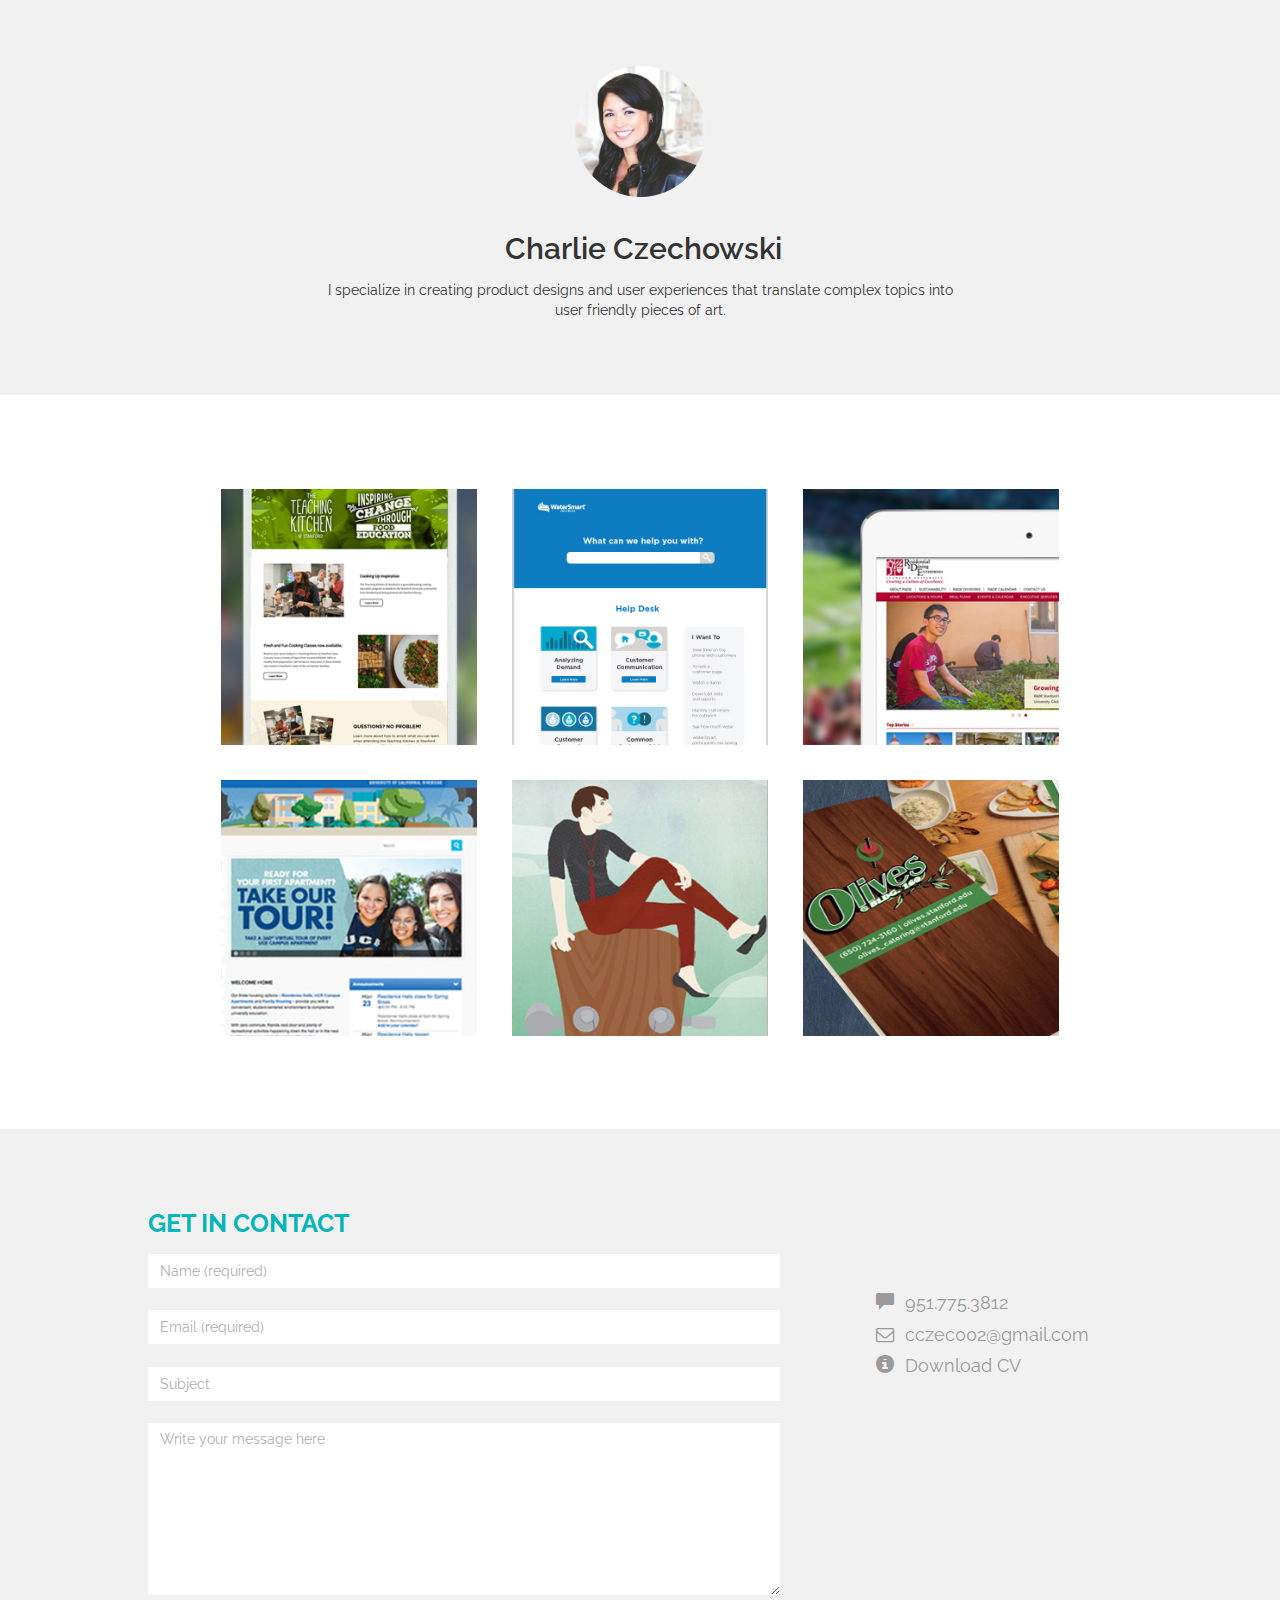
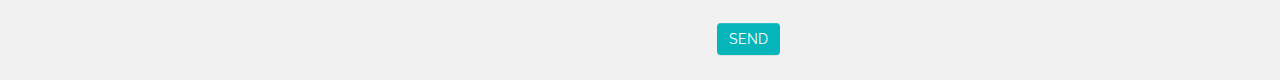
<file: index.html>
<!doctype html>
<head>
  <meta charset="utf-8">
  <meta http-equiv="X-UA-Compatible" content="IE=edge,chrome=1">
  <title></title>
  <meta name="description" content="">
  <meta name="viewport" content="width=device-width, initial-scale=1">
  <link rel="apple-touch-icon" href="apple-touch-icon.png">

  <link rel="stylesheet" href="css/bootstrap.min.css">
  <style>
    body {
      padding-bottom: 20px;
    }
  </style>
  <link rel="stylesheet" href="css/bootstrap-theme.min.css">
  <link href='http://fonts.googleapis.com/css?family=Raleway:400,100,200,300,500,600,700,800,900' rel='stylesheet' type='text/css'>
  <link rel="stylesheet" href="http://maxcdn.bootstrapcdn.com/font-awesome/4.3.0/css/font-awesome.min.css">
  <link rel="stylesheet" href="css/main.css">

  <script src="js/vendor/modernizr-2.8.3-respond-1.4.2.min.js"></script>
</head>
<body id="top">
  <!--[if lt IE 8]>
  <p class="browserupgrade">You are using an <strong>outdated</strong> browser. Please <a href="http://browsehappy.com/">upgrade your browser</a> to improve your experience.</p>
  <![endif]-->


    <!-- Work -->
    <div id="work" class="row">
      <div id="workTitle" class="col col-sm-12 text-center">
        <img class="img-responsive img-round" src="images/port-pic-square.jpg" alt="Charlie Czechowski">
        <h2>Charlie Czechowski</h2>
        <p>I specialize in creating product designs and user experiences that translate complex topics into user friendly pieces of art. </p>
      </div>
      <div class="col col-sm-8 col-sm-offset-2">
        <div id="workContainer" class="row">
          <div class="col col-sm-4 work-thumbnail">
            <a href="html/pages/TK_project.html">
              <img class="img-responsive center" src="images/TK_main.jpg">
            </a>
          </div>
                       <div class="col col-sm-4 work-thumbnail">
            <a href="html/pages/helpPage_project.html">
              <img class="img-responsive center" src="images/help_main.jpg">
            </a>
          </div>
          <div class="col col-sm-4 work-thumbnail">
            <a href="html/pages/RDEWeb_project.html">
              <img class="img-responsive center" src="images/rde_home.jpg">
            </a>
          </div>
          <div class="col col-sm-4 work-thumbnail">
            <a href="html/pages/housing.html">
              <img class="img-responsive center" src="images/housing_home.jpg">
            </a>
          </div>
          <div class="col col-sm-4 work-thumbnail">
            <a href="html/pages/BarnBand.html">
              <img class="img-responsive center" src="images/band-work-300X300.jpg">
            </a>
          </div>
       
          <div class="col col-sm-4 work-thumbnail">
            <a href="html/pages/Olives_project.html">
              <img class="img-responsive center" src="images/olives-work-300X300.jpg">
            </a>
          </div>
        </div>
      </div>
    </div>



    <!-- Example row of columns -->
    <div id="contact" class="row">
      <div class="col col-xs-12 col-sm-12 col-md-8">
        <h2 id="contactTitle">GET IN CONTACT</h2>
            <form id="contactForm" novalidate>
              <div class="form-group">
                <input type="text" class="form-control" id="name" placeholder="Name (required)" required>
              </div>
              <div class="form-group">
                <input type="email" class="form-control" id="email" placeholder="Email (required)" required>
              </div>
              <div class="form-group">
                <input type="text" class="form-control" id="subject" placeholder="Subject">
              </div>
              <div class="form-group">
                <textarea type="text" class="form-control" rows="8" id="message" placeholder="Write your message here"></textarea>
              </div>
              <button type="submit" class="btn btn-default float-right">SEND</button>
            </form>
          </div>
          <div class="col col-sm-4">
            <div class="bottom">
              <ul class="image-col">
                <li>
                  <i class="glyphicon glyphicon-comment"></i>
                  951.775.3812
                </li>
                <li>
                  <i class="fa fa-envelope-o"></i>
                  cczec002@gmail.com
                </li>
                <li>
                  <i class="glyphicon glyphicon-info-sign"></i>
                  <a href="images/charlie-czechowski-resume-2016.pdf" target="_blank" class="link">Download CV</a>
                </li>
              </ul>
            </div>
          </div>
          <p class="footer"></p>
        </div>
      </div>
    </div>
  </div> <!-- /container -->
  <script src="http://ajax.googleapis.com/ajax/libs/jquery/1.11.2/jquery.min.js"></script>
  <script>
    window.jQuery || document.write('<script src="js/vendor/jquery-1.11.2.min.js"><\/script>')
    </script>

    <script src="js/vendor/bootstrap.min.js"></script>

    <script src="js/main.js"></script>
    <script src="js/jqBootstrapValidation.js"></script>
    <script src="js/contact_me.js"></script>
  </body>
</html>
</file>
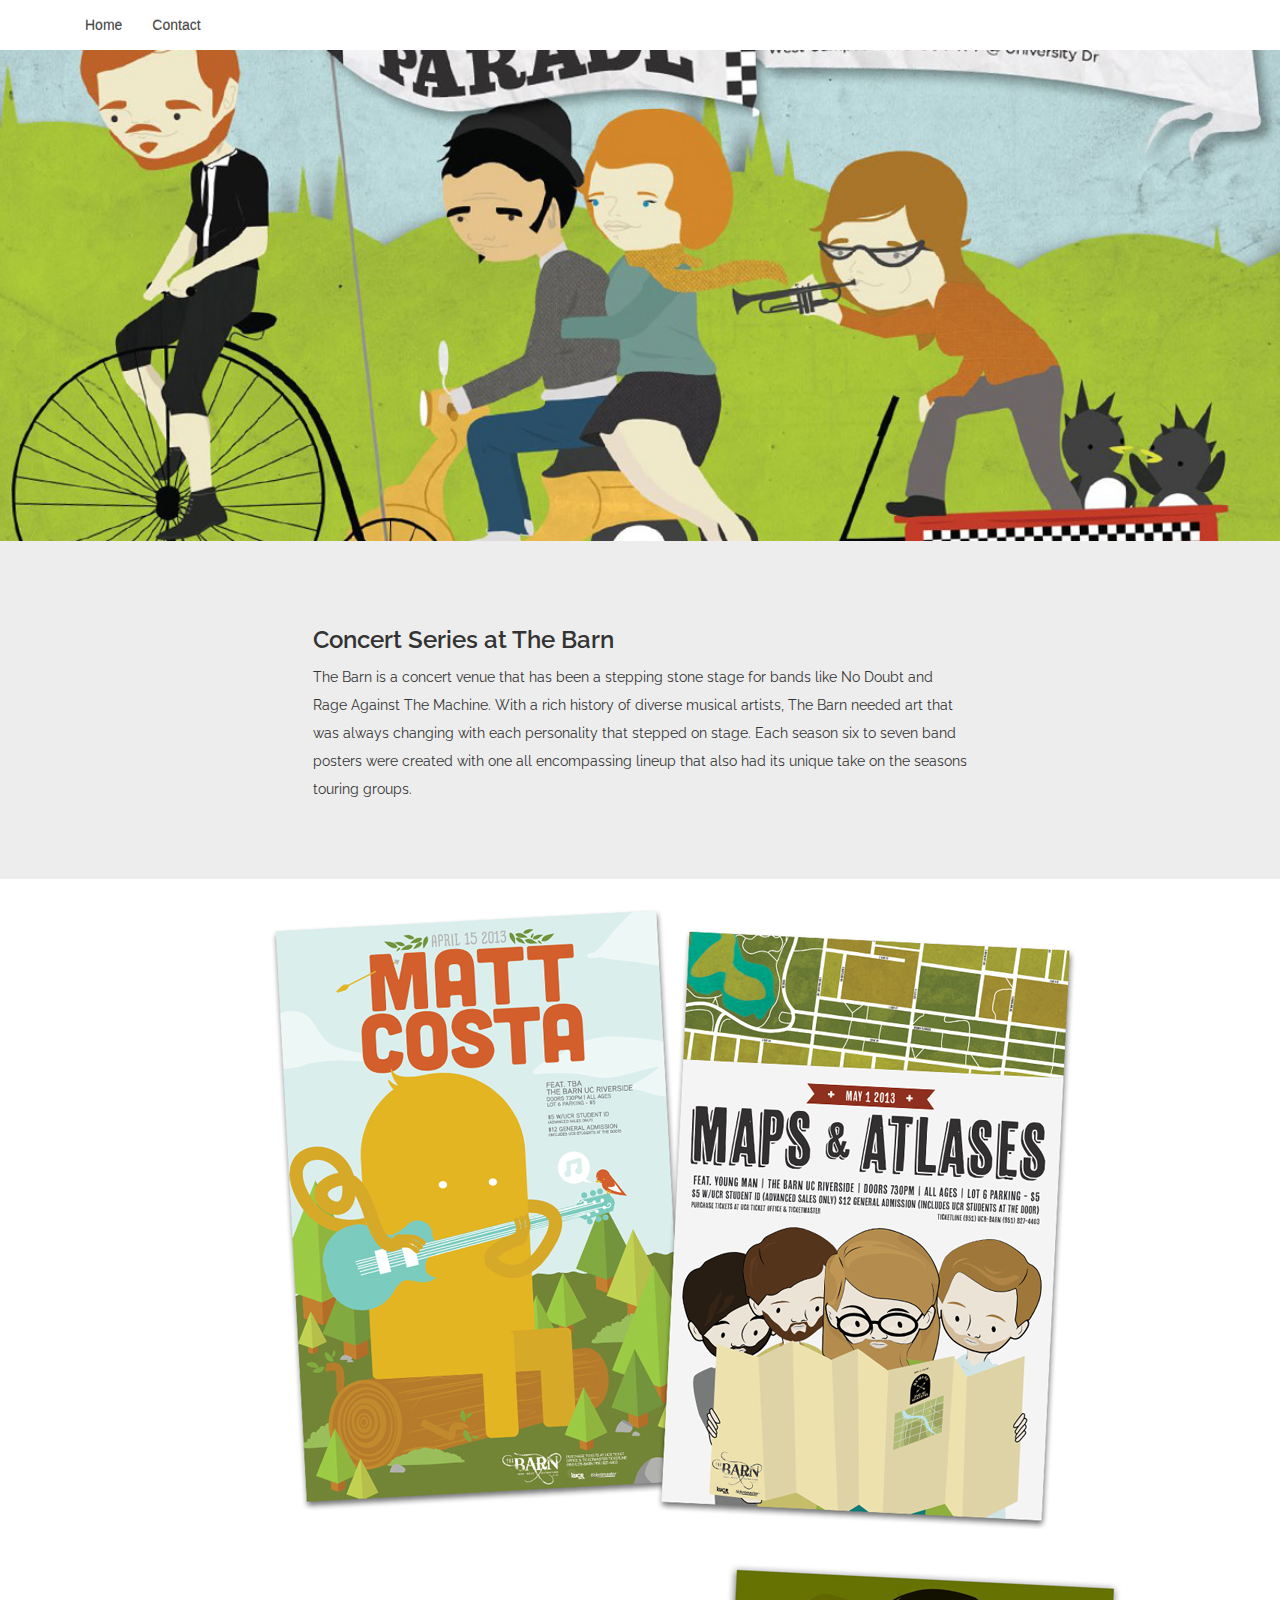
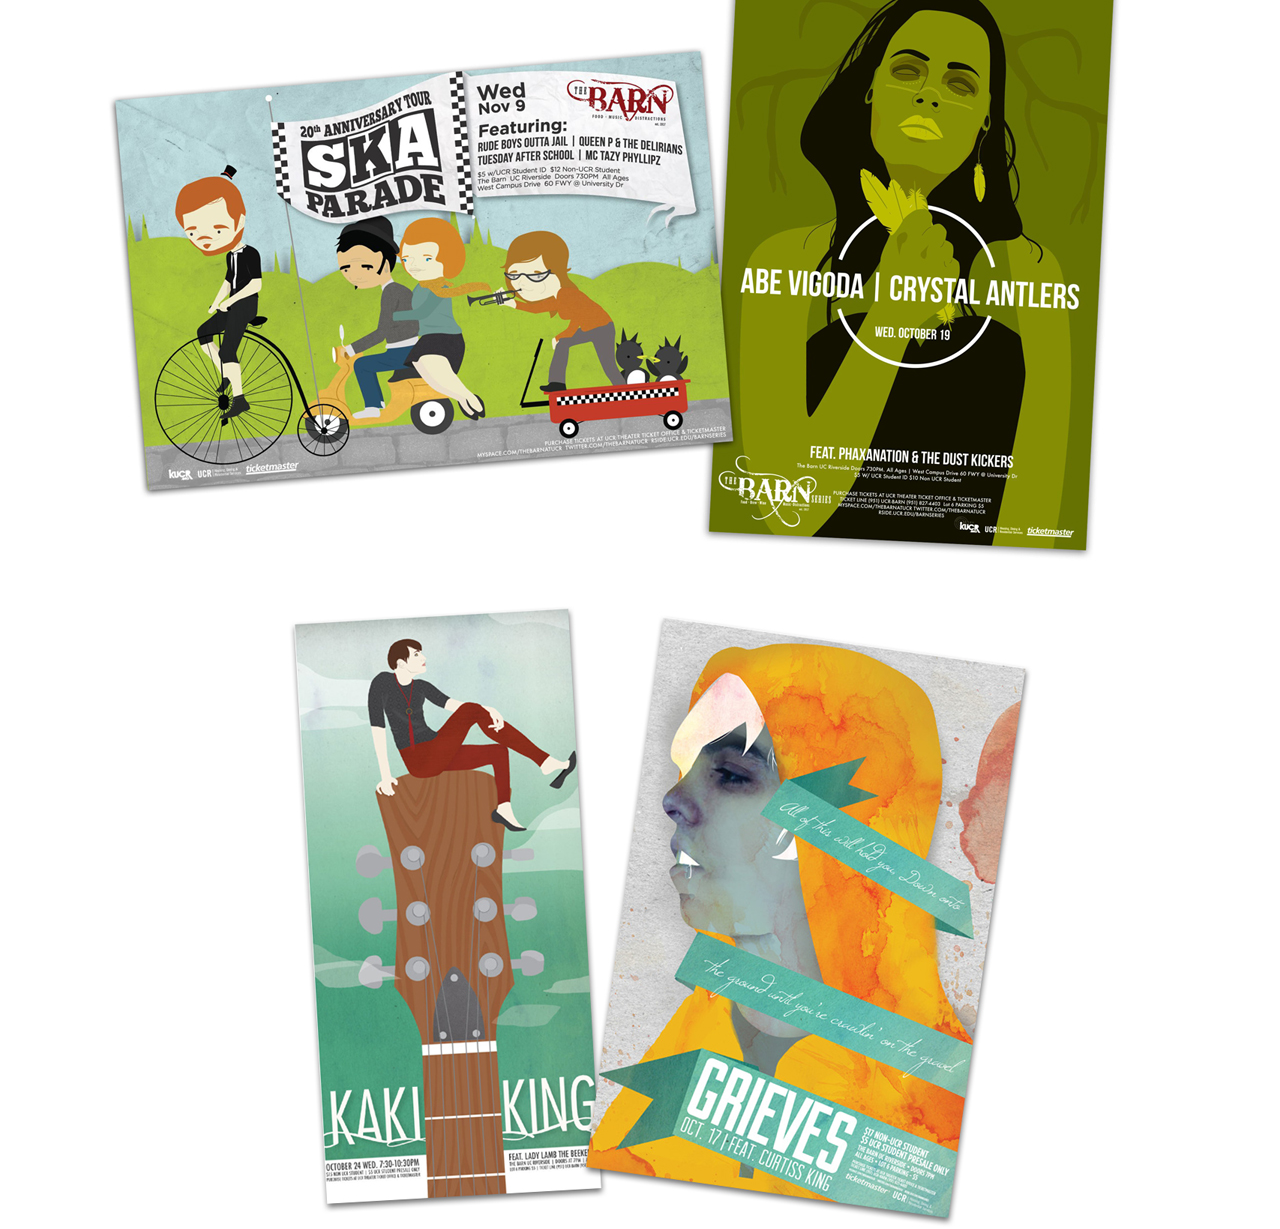
<file: html/pages/BarnBand.html>
<!doctype html>
<html>
  <head>
    <meta charset="utf-8">
    <meta http-equiv="X-UA-Compatible" content="IE=edge,chrome=1">
    <title></title>
    <meta name="description" content="">
    <meta name="viewport" content="width=device-width, initial-scale=1">
    <link rel="apple-touch-icon" href="apple-touch-icon.png">

    <link rel="stylesheet" href="../../css/bootstrap.min.css">
    <style>
      body {
        padding-top: 50px;
        padding-bottom: 20px;
      }
      section{
        height: 300px;
        border: 1px solid black;
      }
    </style>
    <link rel="stylesheet" href="../../css/bootstrap-theme.min.css">
    <link href='http://fonts.googleapis.com/css?family=Raleway:400,100,200,300,500,600,700,800,900' rel='stylesheet' type='text/css'>
    <link rel="stylesheet" href="../../css/main.css">

    <script src="../../js/vendor/modernizr-2.8.3-respond-1.4.2.min.js"></script>
  </head>
  <body>
    <!--[if lt IE 8]>
    <p class="browserupgrade">You are using an <strong>outdated</strong> browser. Please <a href="http://browsehappy.com/">upgrade your browser</a> to improve your experience.</p>
    <![endif]-->
    <!-- Menu -->
    <nav class="navbar navbar-inverse navbar-fixed-top" role="navigation">
      <div class="container">
        <div class="navbar-header">
          <button type="button" class="navbar-toggle collapsed" data-toggle="collapse" data-target="#navbar" aria-expanded="false" aria-controls="navbar">
            <span class="sr-only">Toggle navigation</span>
            <span class="icon-bar"></span>
            <span class="icon-bar"></span>
            <span class="icon-bar"></span>
          </button>
        </div>
        <div id="navbar" class="navbar-collapse collapse">
          <ul class="nav navbar-nav">
            <li><a href="../../index.html#work">Home</a></li>
            <li><a href="../../index.html#contact">Contact</a></li>
          </ul>
        </div><!--/.navbar-collapse -->
      </div>
    </nav>
    <!-- End Menu -->

    <div class="container-fluid full-width">
      <div class="row">
        <div class="col">
          <img src="../../images/band_work_header.jpg" alt="Teaching Kitchen chefs teaching class" class="img-responsive full-width">
        </div>
      </div>
      <div class="row">
        <div class="col">
          <div class="projectText">
            <h3>Concert Series at The Barn </h3>
            <p>The Barn is a concert venue that has been a stepping stone stage for bands like No Doubt and Rage Against The Machine. With a rich history of diverse musical artists, The Barn needed art that was always changing with each personality that stepped on stage. Each season six to seven band posters were created with one all encompassing lineup that also had its unique take on the seasons touring groups. </p>
          </div>
        </div>
      </div>

      <div class="row">
        <div class="col">
          <img src="../../images/Band-mattCosta.jpg" alt="Band posters for Matt Costa and Maps and Atlases at The Barn." class="img-responsive centered">
        </div>
              <div class="row">
        <div class="col">
          <img src="../../images/Band-SkaParade.jpg" alt="Band posters for the Ska Parade." class="img-responsive centered">
        </div>
      <div class="row">
        <div class="col">
          <img src="../../images/Band-Kaki.jpg" alt="TBand posters for Kaki King and Grieves at The Barn." class="img-responsive centered">
        </div>

      </div>
      </div>
    </div>


  </div> <!-- /container -->        <script src="http://ajax.googleapis.com/ajax/libs/jquery/1.11.2/jquery.min.js"></script>
  <script>window.jQuery || document.write('<script src="../../js/vendor/jquery-1.11.2.min.js"><\/script>')</script>

    <script src="../../js/vendor/bootstrap.min.js"></script>

    <script src="../../js/main.js"></script>
  </body>
</html>
</file>
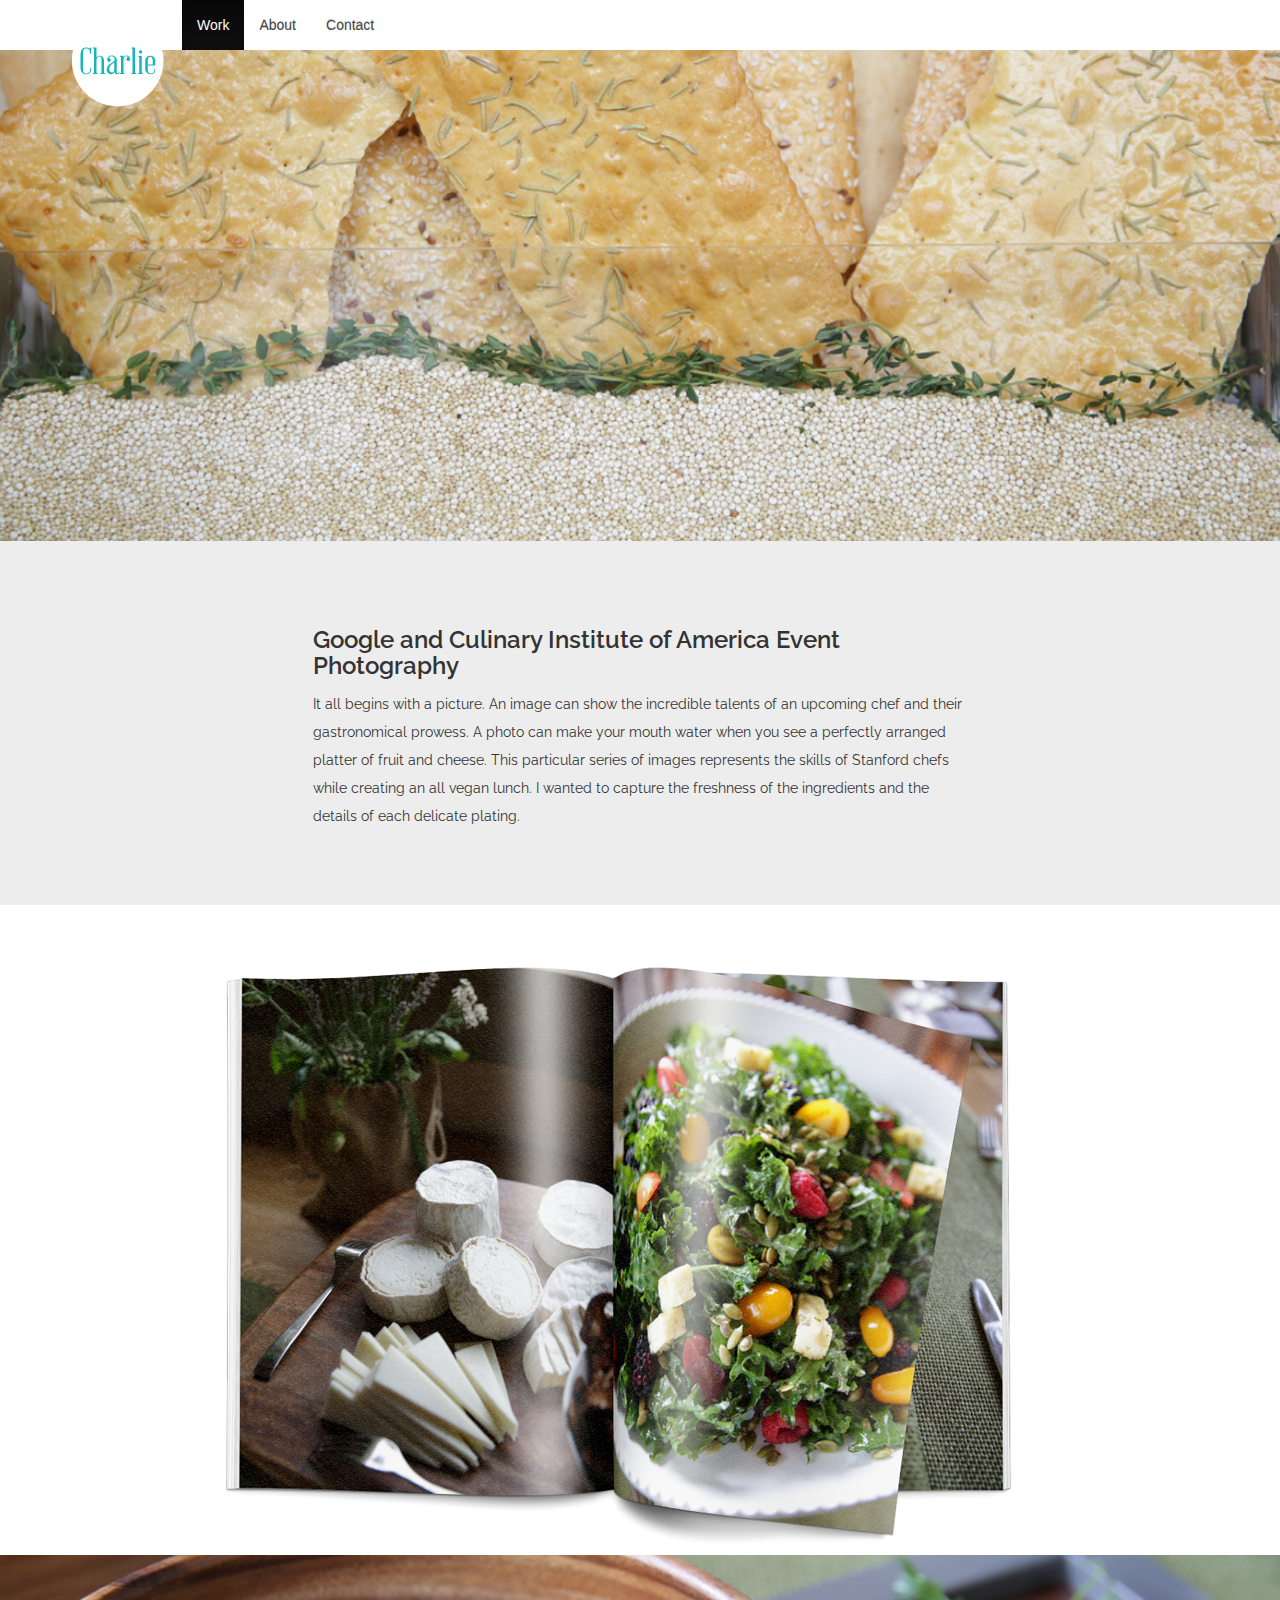
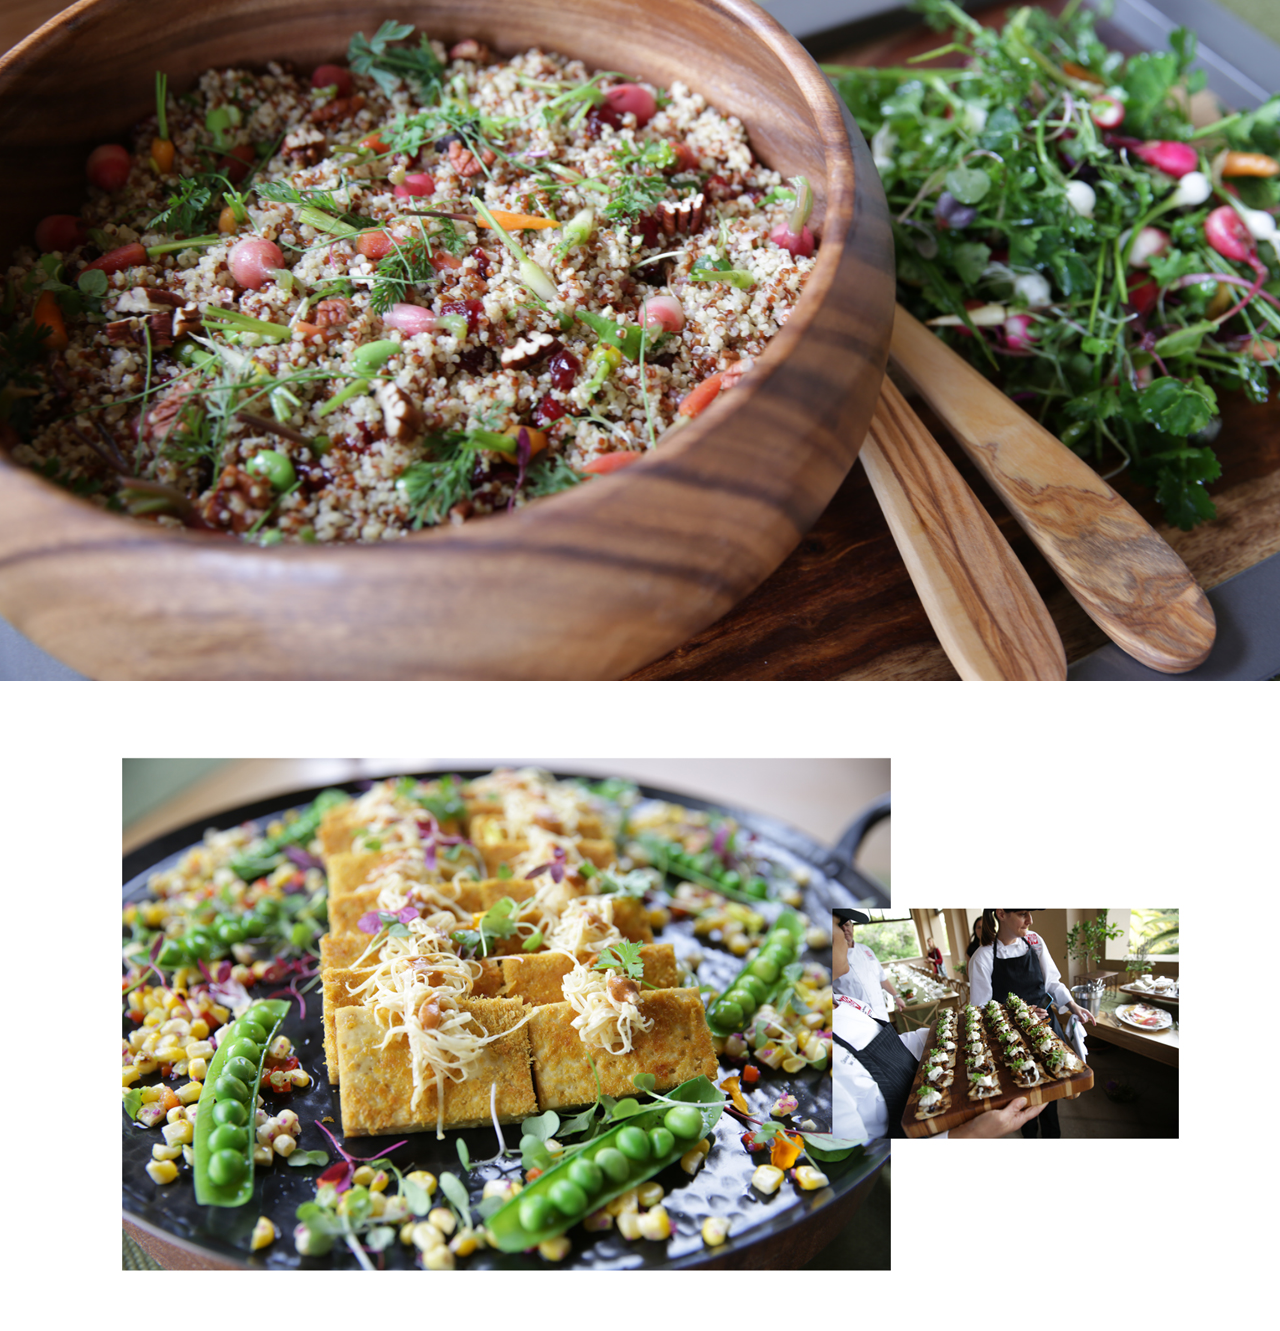
<file: html/pages/FoodPhotography_project.html>
<!doctype html>
<html>
  <head>
    <meta charset="utf-8">
    <meta http-equiv="X-UA-Compatible" content="IE=edge,chrome=1">
    <title></title>
    <meta name="description" content="">
    <meta name="viewport" content="width=device-width, initial-scale=1">
    <link rel="apple-touch-icon" href="apple-touch-icon.png">

    <link rel="stylesheet" href="../../css/bootstrap.min.css">
    <style>
      body {
        padding-top: 50px;
        padding-bottom: 20px;
      }
      section{
        height: 300px;
        border: 1px solid black;
      }
    </style>
    <link rel="stylesheet" href="../../css/bootstrap-theme.min.css">
    <link href='http://fonts.googleapis.com/css?family=Raleway:400,100,200,300,500,600,700,800,900' rel='stylesheet' type='text/css'>
    <link rel="stylesheet" href="../../css/main.css">

    <script src="../../js/vendor/modernizr-2.8.3-respond-1.4.2.min.js"></script>
  </head>
  <body>
    <!--[if lt IE 8]>
    <p class="browserupgrade">You are using an <strong>outdated</strong> browser. Please <a href="http://browsehappy.com/">upgrade your browser</a> to improve your experience.</p>
    <![endif]-->
    <!-- Menu -->
    <nav class="navbar navbar-inverse navbar-fixed-top" role="navigation">
      <div class="container">
        <div class="navbar-header">
          <button type="button" class="navbar-toggle collapsed" data-toggle="collapse" data-target="#navbar" aria-expanded="false" aria-controls="navbar">
            <span class="sr-only">Toggle navigation</span>
            <span class="icon-bar"></span>
            <span class="icon-bar"></span>
            <span class="icon-bar"></span>
          </button>
          <a class="navbar-brand" href="../../index.html"><img src="../../images/charlie-icon.png" alt="Charlie logo"></a>
        </div>
        <div id="navbar" class="navbar-collapse collapse">
          <ul class="nav navbar-nav">
            <li class="active"><a href="../../index.html#work">Work</a></li>
            <li><a href="../../index.html#about">About</a></li>
            <li><a href="../../index.html#contact">Contact</a></li>
          </ul>
        </div><!--/.navbar-collapse -->
      </div>
    </nav>
    <!-- End Menu -->

    <div class="container-fluid full-width">
      <div class="row">
        <div class="col">
          <img src="../../images/foodPhoto_work_header.jpg" alt="Crackers inside of a vase held up by grains and garnished with herbs" class="img-responsive full-width">
        </div>
      </div>
      <div class="row">
        <div class="col">
          <div class="projectText">
            <h3>Google and Culinary Institute of America Event Photography </h3>
            <p>It all begins with a picture. An image can show the incredible talents of an upcoming chef and their gastronomical prowess. A photo can make your mouth water when you see a perfectly arranged platter of fruit and cheese. This particular series of images represents the skills of Stanford chefs while creating an all vegan lunch. I wanted to capture the freshness of the ingredients and the details of each delicate plating.</p>
          </div>
        </div>
      </div>

      <div class="row">
        <div class="col">
          <img src="../../images/food-photo-mag-small.jpg" alt="Magazine featuring cheese board and kale salad" class="img-responsive centered">
        </div>
              <div class="row">
        <div class="col">
          <img src="../../images/food-Photo-Insideimagesv2.jpg" alt="Wooden bowl filled with couscous and micro vegetables" class="img-responsive centered">
        </div>
      <div class="row">
        <div class="col">
          <img src="../../images/food-Photo-Insideimages.jpg" alt="A chef holding a plate of appetizers and a skillet of fried tofu and green peas" class="img-responsive centered">
        </div>
      </div>
      </div>
    </div>


  </div> <!-- /container -->        <script src="http://ajax.googleapis.com/ajax/libs/jquery/1.11.2/jquery.min.js"></script>
  <script>window.jQuery || document.write('<script src="../../js/vendor/jquery-1.11.2.min.js"><\/script>')</script>

    <script src="../../js/vendor/bootstrap.min.js"></script>

    <script src="../../js/main.js"></script>
  </body>
</html>
</file>
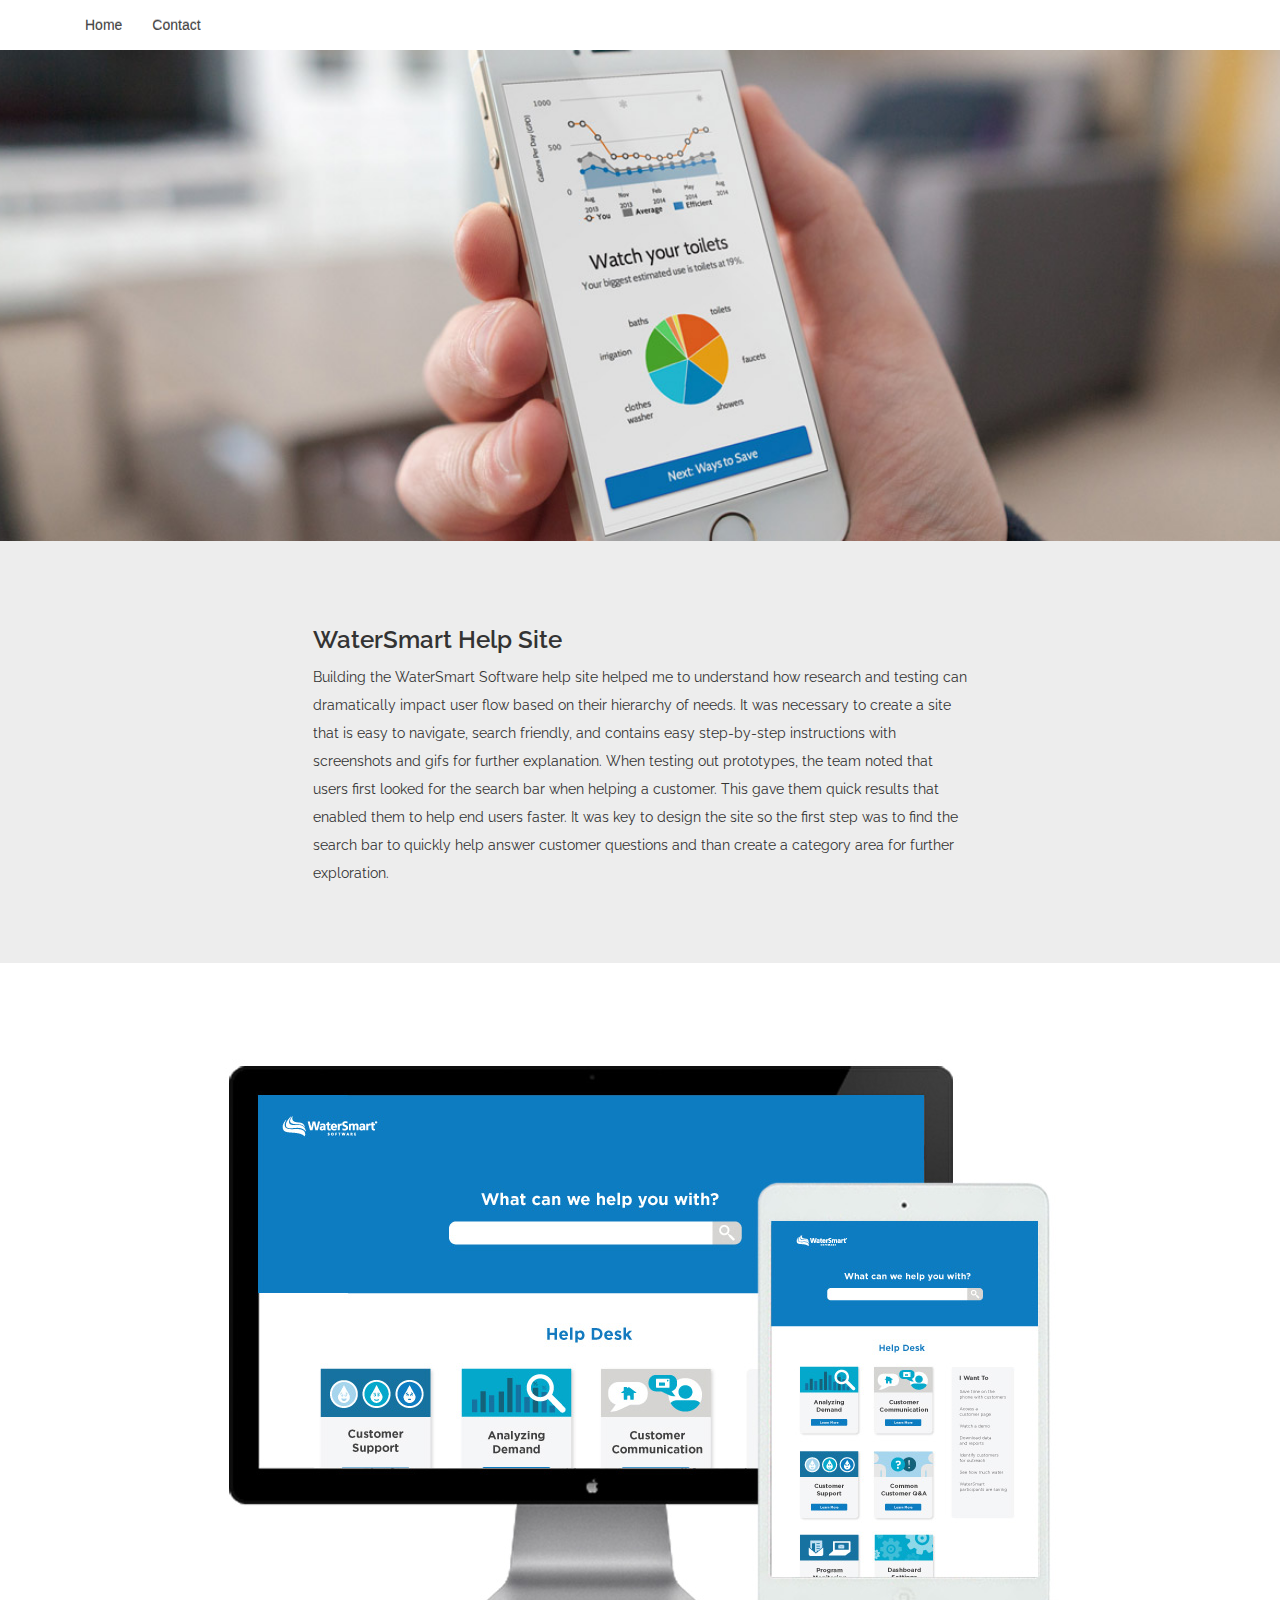
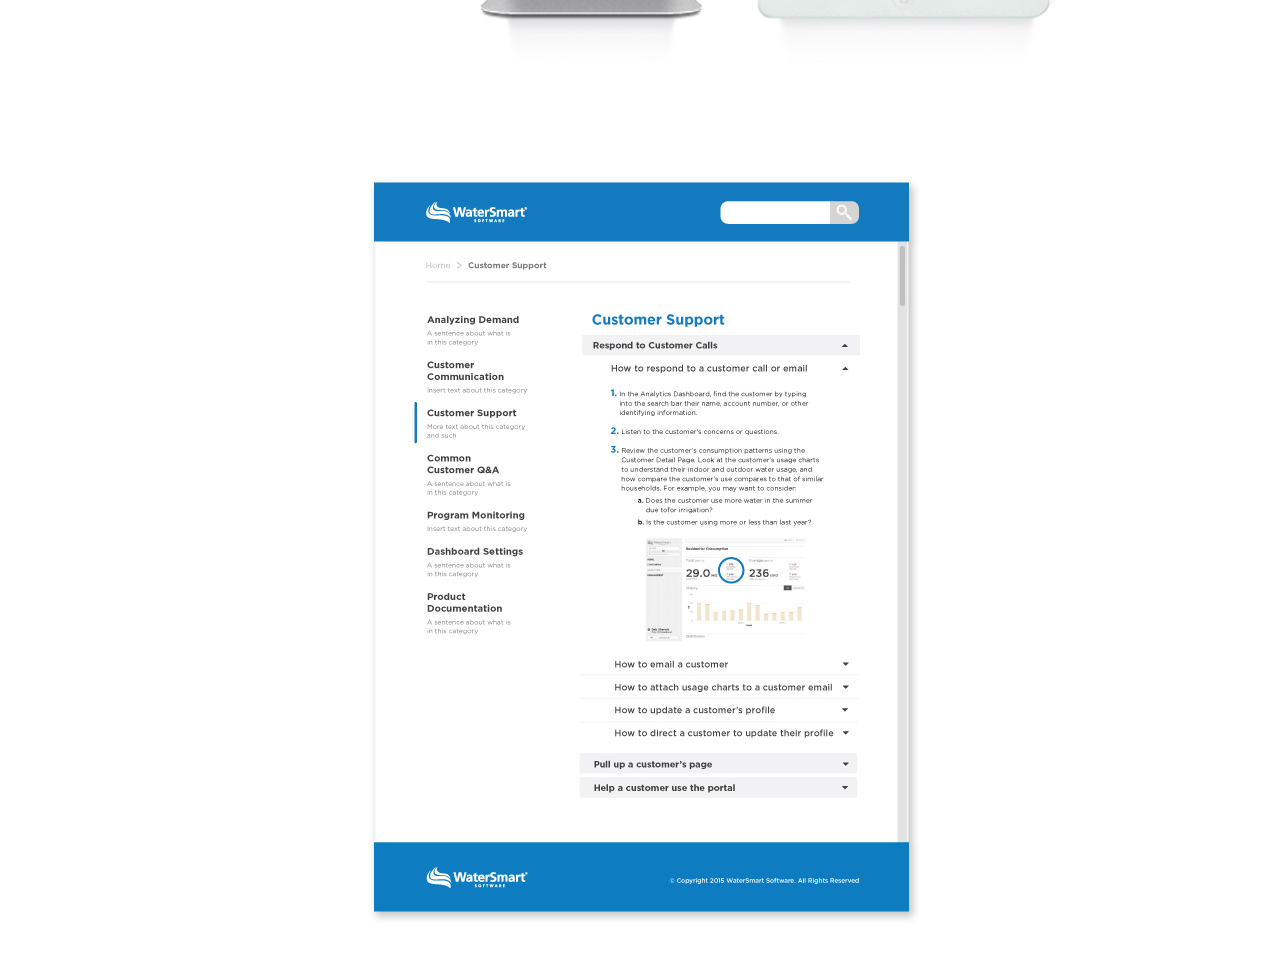
<file: html/pages/helpPage_project.html>
<!doctype html>
<html>
  <head>
    <meta charset="utf-8">
    <meta http-equiv="X-UA-Compatible" content="IE=edge,chrome=1">
    <title></title>
    <meta name="description" content="">
    <meta name="viewport" content="width=device-width, initial-scale=1">
    <link rel="apple-touch-icon" href="apple-touch-icon.png">

    <link rel="stylesheet" href="../../css/bootstrap.min.css">
    <style>
      body {
        padding-top: 50px;
        padding-bottom: 20px;
      }
      section{
        height: 300px;
        border: 1px solid black;
      }
    </style>
    <link rel="stylesheet" href="../../css/bootstrap-theme.min.css">
    <link href='http://fonts.googleapis.com/css?family=Raleway:400,100,200,300,500,600,700,800,900' rel='stylesheet' type='text/css'>
    <link rel="stylesheet" href="../../css/main.css">

    <script src="../../js/vendor/modernizr-2.8.3-respond-1.4.2.min.js"></script>
  </head>
  <body>
    <!--[if lt IE 8]>
    <p class="browserupgrade">You are using an <strong>outdated</strong> browser. Please <a href="http://browsehappy.com/">upgrade your browser</a> to improve your experience.</p>
    <![endif]-->
    <!-- Menu -->
    <nav class="navbar navbar-inverse navbar-fixed-top" role="navigation">
      <div class="container">
        <div class="navbar-header">
          <button type="button" class="navbar-toggle collapsed" data-toggle="collapse" data-target="#navbar" aria-expanded="false" aria-controls="navbar">
            <span class="sr-only">Toggle navigation</span>
            <span class="icon-bar"></span>
            <span class="icon-bar"></span>
            <span class="icon-bar"></span>
          </button>
  
        </div>
        <div id="navbar" class="navbar-collapse collapse">
          <ul class="nav navbar-nav">
            <li><a href="../../index.html#work">Home</a></li>
            <li><a href="../../index.html#contact">Contact</a></li>
          </ul>
        </div><!--/.navbar-collapse -->
      </div>
    </nav>
    <!-- End Menu -->

    <div class="container-fluid full-width">
      <div class="row">
        <div class="col">
          <img src="../../images/help_header.jpg" alt="Customer portal" class="img-responsive full-width">
        </div>
      </div>
      <div class="row">
        <div class="col">
          <div class="projectText">
            <h3>WaterSmart Help Site</h3>
            <p>Building the WaterSmart Software help site helped me to understand how research and testing can dramatically impact user flow based on their hierarchy of needs. It was necessary to create a site that is easy to navigate, search friendly, and contains easy step-by-step instructions with screenshots and gifs for further explanation. When testing out prototypes, the team noted that users first looked for the search bar when helping a customer. This gave them quick results that enabled them to help end users faster. It was key to design the site so the first step was to find the search bar to quickly help answer customer questions and than create a category area for further exploration. </p>
          </div>
        </div>
      </div>

      <div class="row">
        <div class="col">
          <img src="../../images/help_page_WS_mac.jpg" alt="Home page for the customer service help site" class="img-responsive centered">
        </div>
              <div class="row">
        <div class="col">
          <img src="../../images/help_page_WS.jpg" alt="Search page and drop down navigation for help page" class="img-responsive centered">
        </div>
      
      </div>
    </div>


  </div> <!-- /container -->        <script src="http://ajax.googleapis.com/ajax/libs/jquery/1.11.2/jquery.min.js"></script>
  <script>window.jQuery || document.write('<script src="../../js/vendor/jquery-1.11.2.min.js"><\/script>')</script>

    <script src="../../js/vendor/bootstrap.min.js"></script>

    <script src="../../js/main.js"></script>
  </body>
</html>
</file>
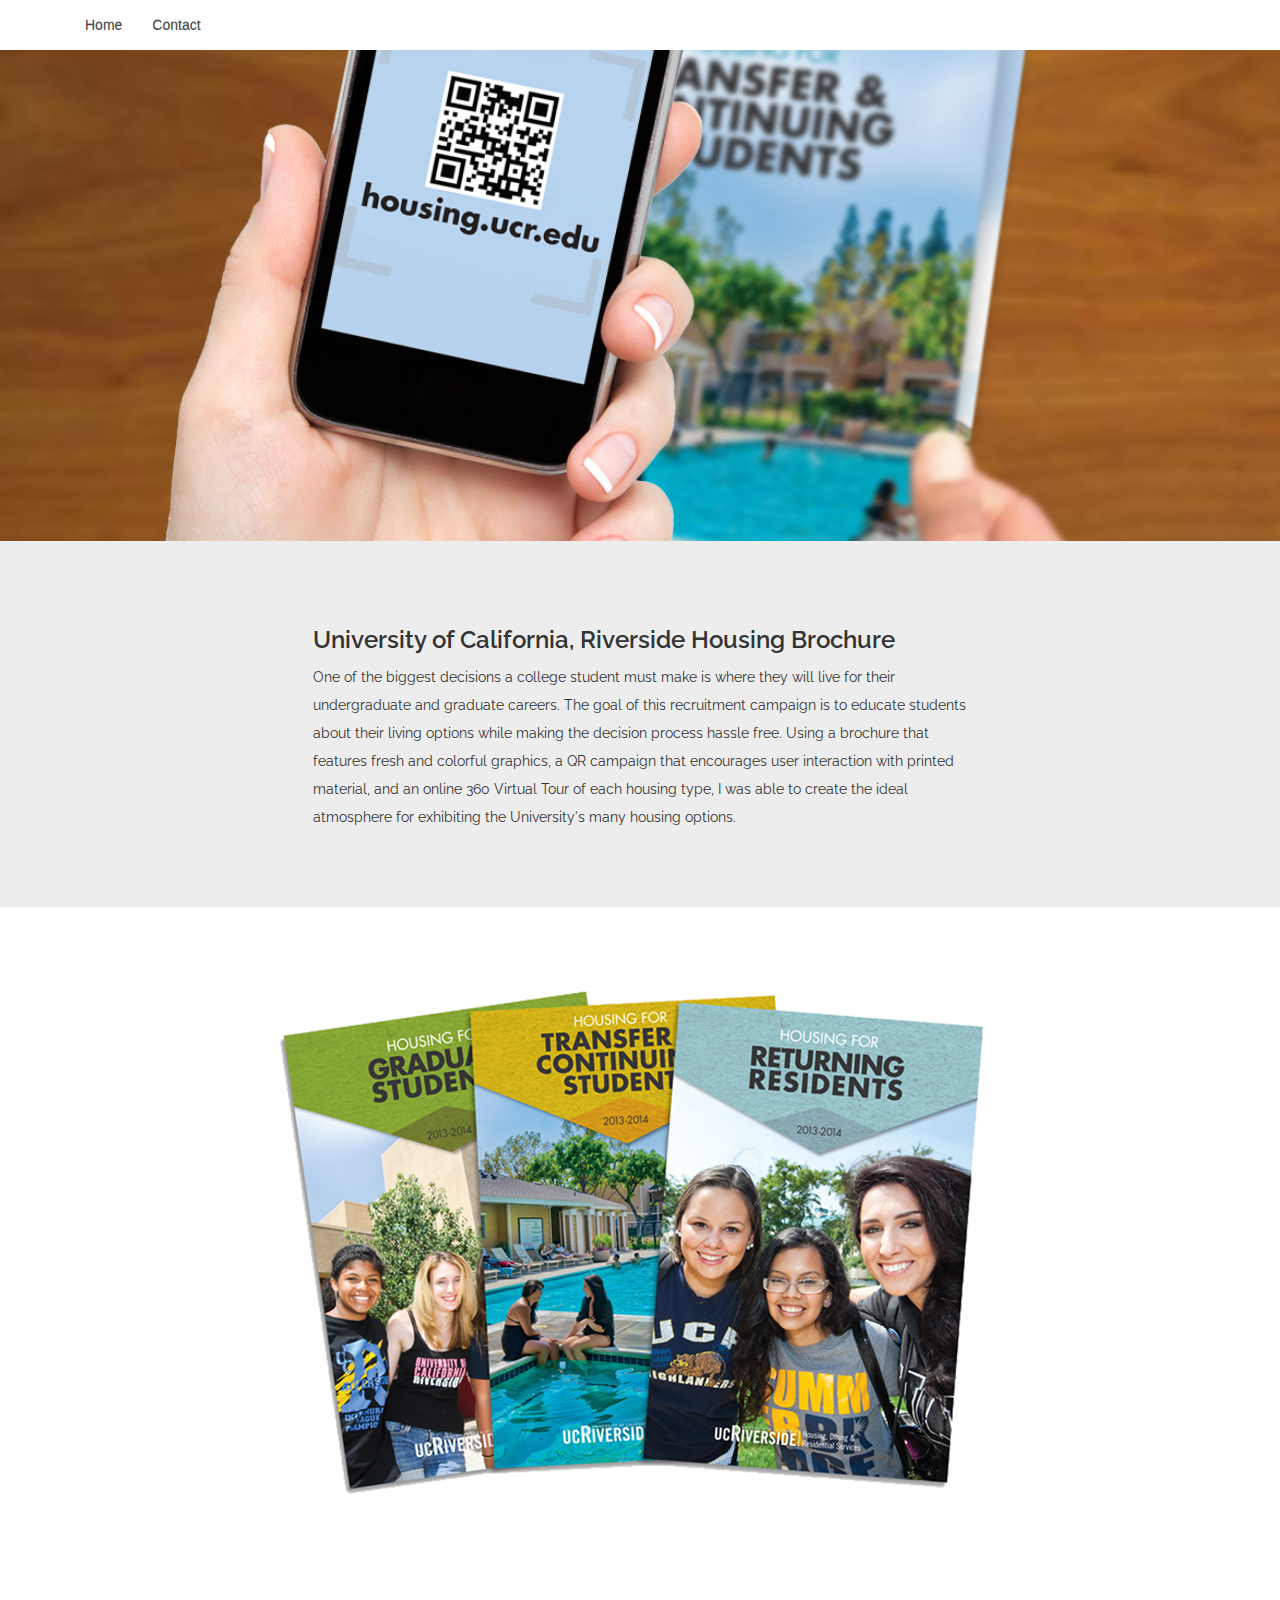
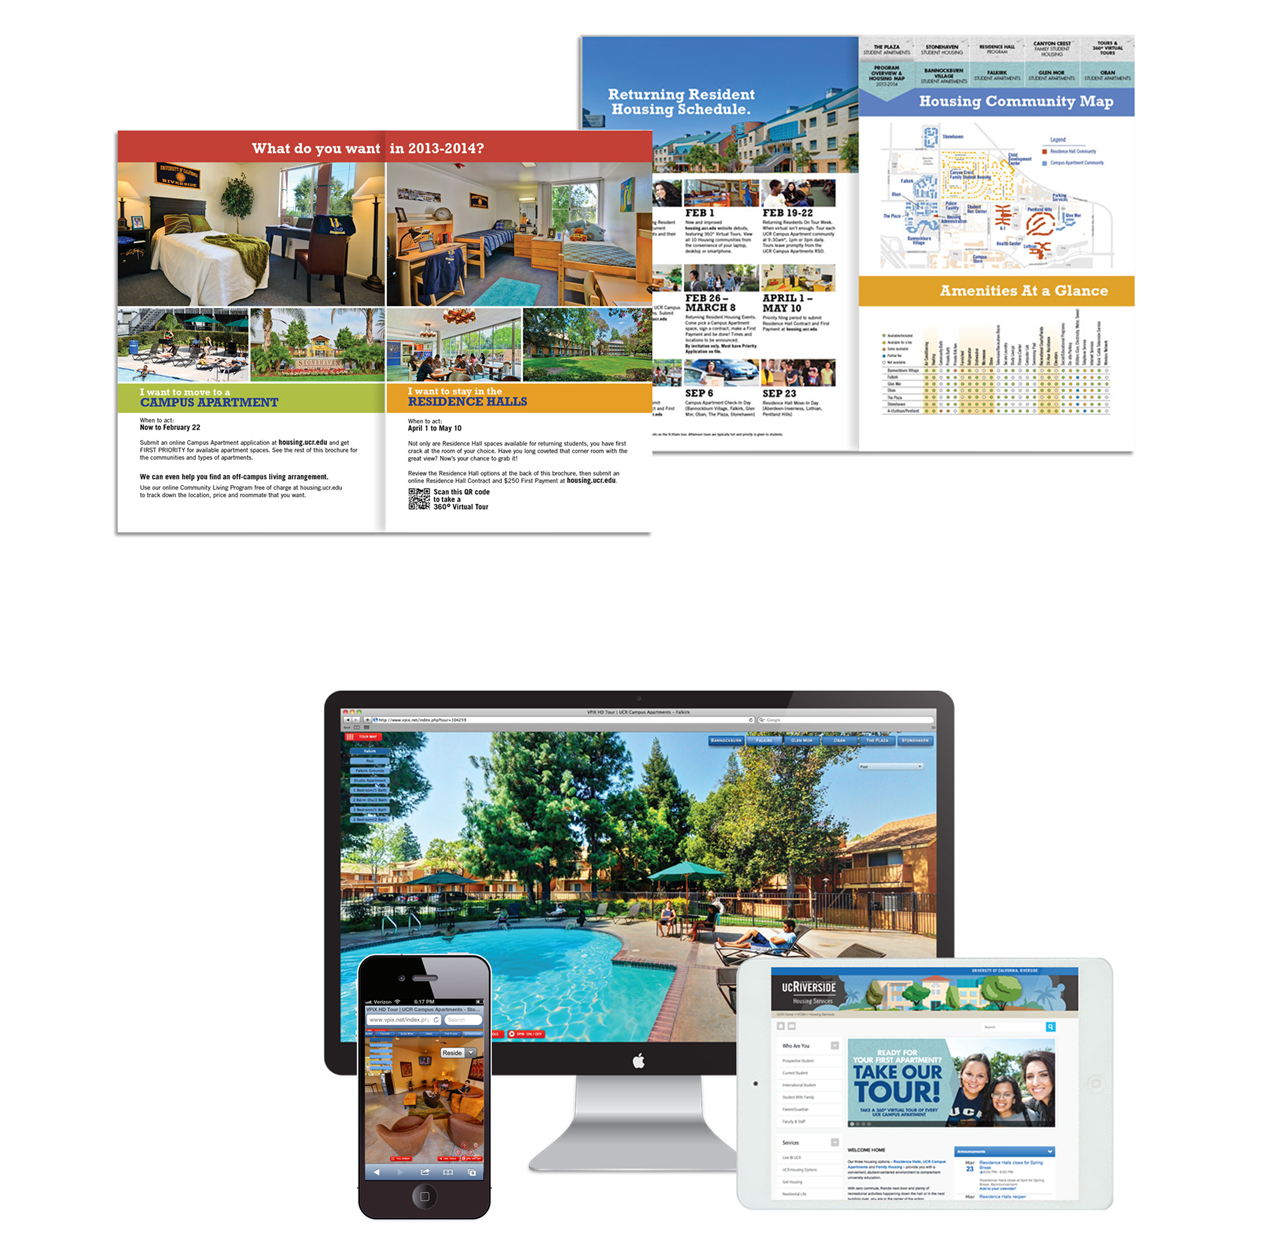
<file: html/pages/housing.html>
<!doctype html>
<html>
  <head>
    <meta charset="utf-8">
    <meta http-equiv="X-UA-Compatible" content="IE=edge,chrome=1">
    <title></title>
    <meta name="description" content="">
    <meta name="viewport" content="width=device-width, initial-scale=1">
    <link rel="apple-touch-icon" href="apple-touch-icon.png">

    <link rel="stylesheet" href="../../css/bootstrap.min.css">
    <style>
      body {
        padding-top: 50px;
        padding-bottom: 20px;
      }
      section{
        height: 300px;
        border: 1px solid black;
      }
    </style>
    <link rel="stylesheet" href="../../css/bootstrap-theme.min.css">
    <link href='http://fonts.googleapis.com/css?family=Raleway:400,100,200,300,500,600,700,800,900' rel='stylesheet' type='text/css'>
    <link rel="stylesheet" href="../../css/main.css">

    <script src="../../js/vendor/modernizr-2.8.3-respond-1.4.2.min.js"></script>
  </head>
  <body>
    <!--[if lt IE 8]>
    <p class="browserupgrade">You are using an <strong>outdated</strong> browser. Please <a href="http://browsehappy.com/">upgrade your browser</a> to improve your experience.</p>
    <![endif]-->
    <!-- Menu -->
    <nav class="navbar navbar-inverse navbar-fixed-top" role="navigation">
      <div class="container">
        <div class="navbar-header">
          <button type="button" class="navbar-toggle collapsed" data-toggle="collapse" data-target="#navbar" aria-expanded="false" aria-controls="navbar">
            <span class="sr-only">Toggle navigation</span>
            <span class="icon-bar"></span>
            <span class="icon-bar"></span>
            <span class="icon-bar"></span>
          </button>
        </div>
        <div id="navbar" class="navbar-collapse collapse">
          <ul class="nav navbar-nav">
            <li><a href="../../index.html#work">Home</a></li>
            <li><a href="../../index.html#contact">Contact</a></li>
          </ul>
        </div><!--/.navbar-collapse -->
      </div>
    </nav>
    <!-- End Menu -->

    <div class="container-fluid full-width">
      <div class="row">
        <div class="col">
          <img src="../../images/housing_work_header.jpg" alt="A student scaning the QR code on the University of California, Riverside housing brochure." class="img-responsive full-width">
        </div>
      </div>
      <div class="row">
        <div class="col">
          <div class="projectText">
            <h3>University of California, Riverside Housing Brochure</h3>
            <p>One of the biggest decisions a college student must make is where they will live for their undergraduate and graduate careers. The goal of this recruitment campaign is to educate students about their living options while making the decision process hassle free. Using a brochure that features fresh and colorful graphics, a QR campaign that encourages user interaction with printed material, and an online 360 Virtual Tour of each housing type, I was able to create the ideal atmosphere for exhibiting the University's many housing options. </p>
          </div>
        </div>
      </div>

      <div class="row">
        <div class="col">
          <img src="../../images/Housing-Brochure.jpg" alt="UCR Housing Brochures" class="img-responsive centered">
        </div>
              <div class="row">
        <div class="col">
          <img src="../../images/Housing-BrochureInside.jpg" alt="Inside of the UCR Housing Brochures." class="img-responsive centered">
        </div>
      <div class="row">
        <div class="col">
          <img src="../../images/Housing-phoneScan.jpg" alt="Website and 360 tour online" class="img-responsive centered">
        </div>
      </div>
      </div>
    </div>


  </div> <!-- /container -->        <script src="http://ajax.googleapis.com/ajax/libs/jquery/1.11.2/jquery.min.js"></script>
  <script>window.jQuery || document.write('<script src="../../js/vendor/jquery-1.11.2.min.js"><\/script>')</script>

    <script src="../../js/vendor/bootstrap.min.js"></script>

    <script src="../../js/main.js"></script>
  </body>
</html>
</file>
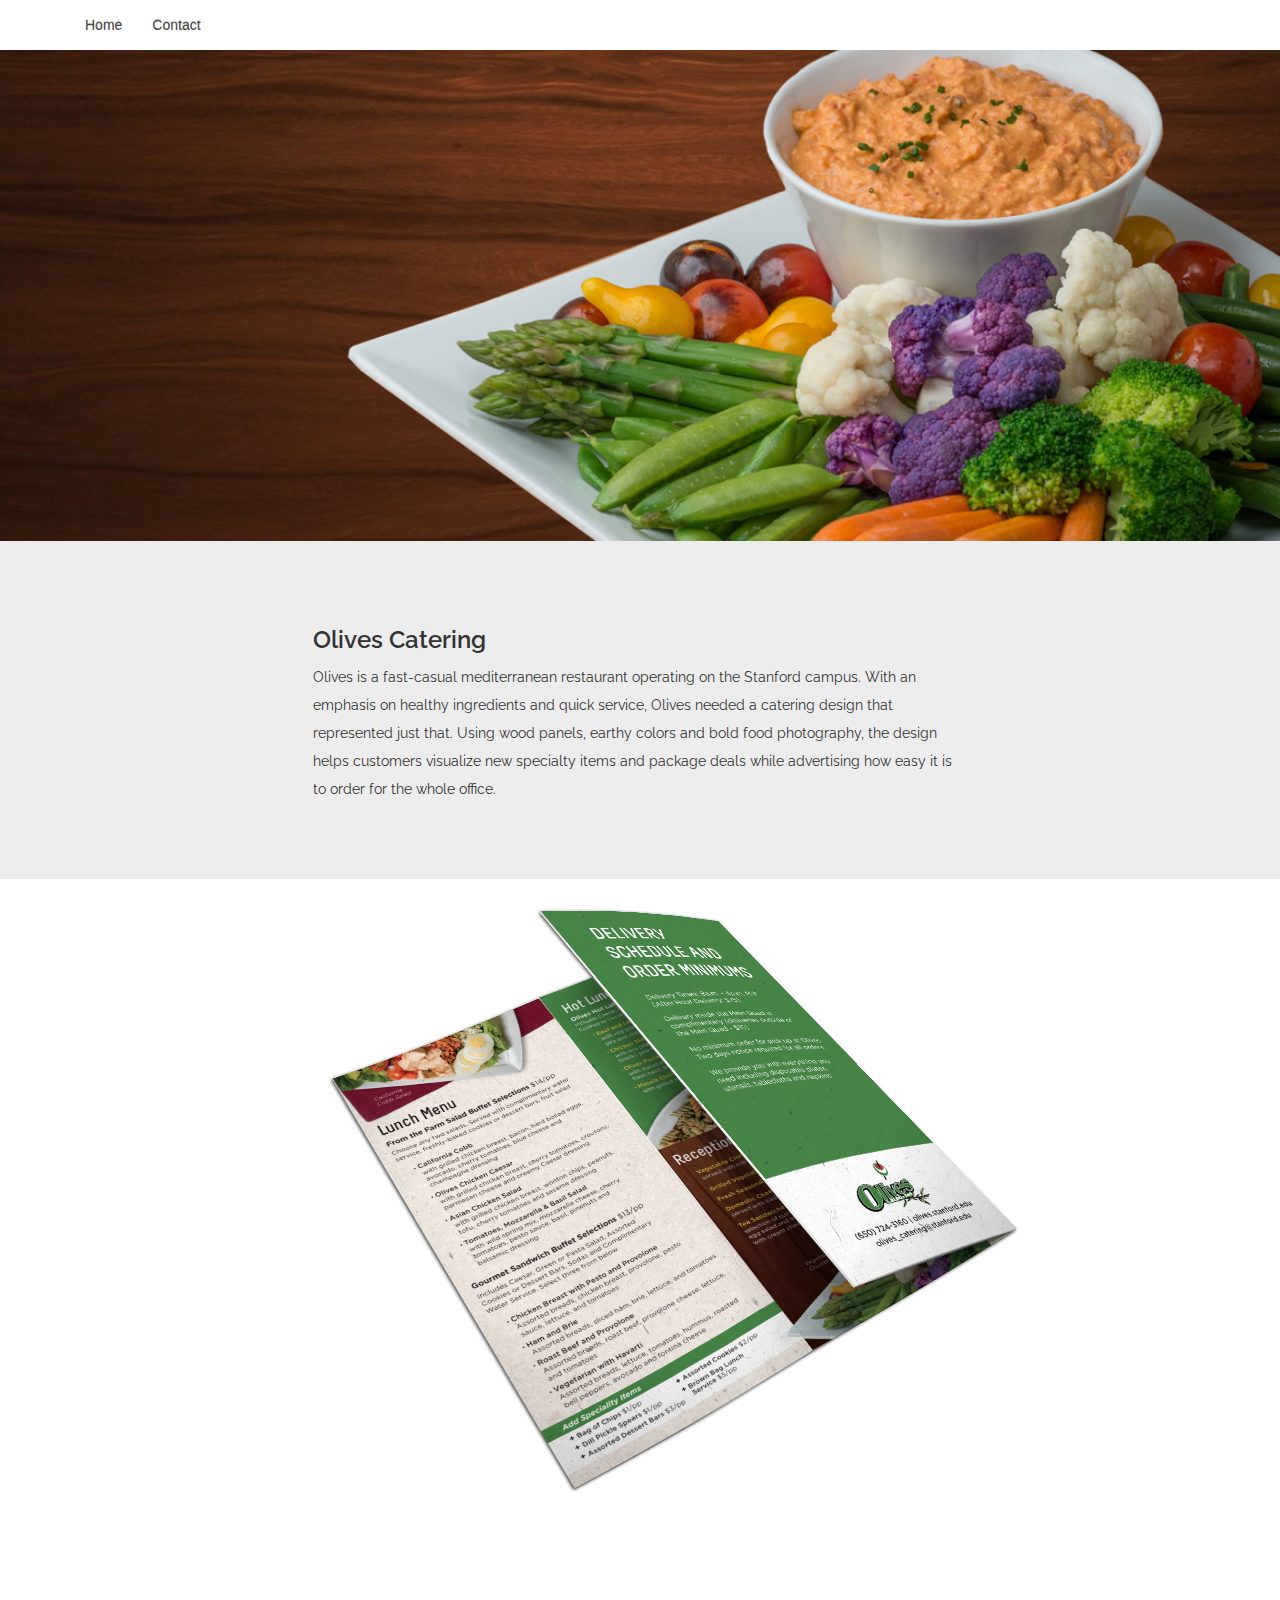
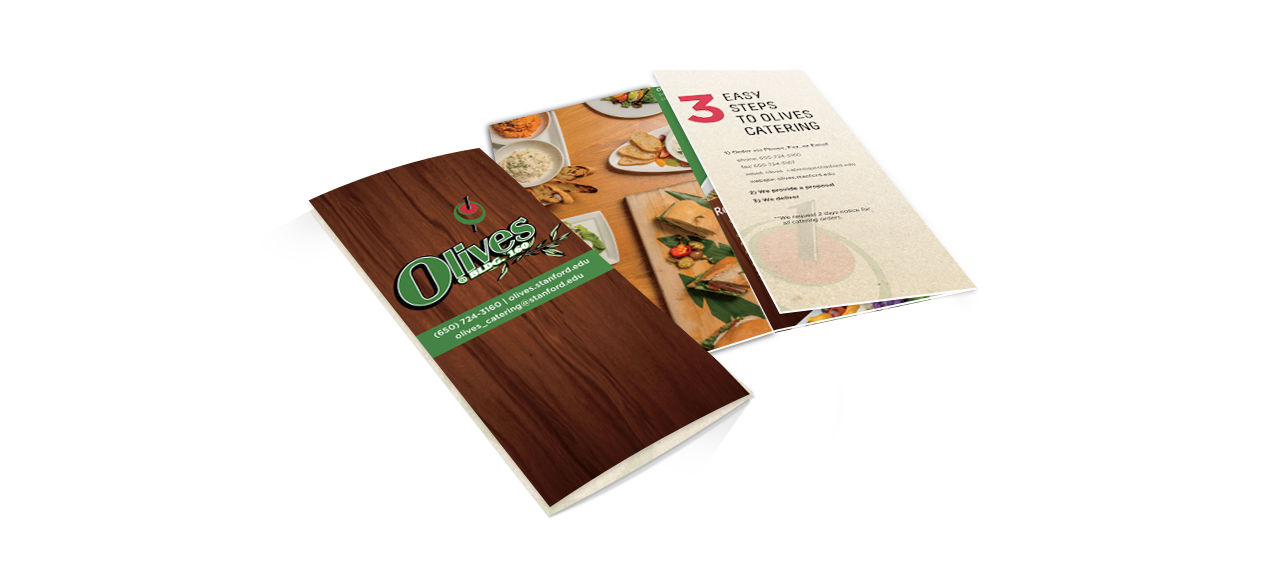
<file: html/pages/Olives_project.html>
<!doctype html>
<html>
  <head>
    <meta charset="utf-8">
    <meta http-equiv="X-UA-Compatible" content="IE=edge,chrome=1">
    <title></title>
    <meta name="description" content="">
    <meta name="viewport" content="width=device-width, initial-scale=1">
    <link rel="apple-touch-icon" href="apple-touch-icon.png">

    <link rel="stylesheet" href="../../css/bootstrap.min.css">
    <style>
      body {
        padding-top: 50px;
        padding-bottom: 20px;
      }
      section{
        height: 300px;
        border: 1px solid black;
      }
    </style>
    <link rel="stylesheet" href="../../css/bootstrap-theme.min.css">
    <link href='http://fonts.googleapis.com/css?family=Raleway:400,100,200,300,500,600,700,800,900' rel='stylesheet' type='text/css'>
    <link rel="stylesheet" href="../../css/main.css">

    <script src="../../js/vendor/modernizr-2.8.3-respond-1.4.2.min.js"></script>
  </head>
  <body>
    <!--[if lt IE 8]>
    <p class="browserupgrade">You are using an <strong>outdated</strong> browser. Please <a href="http://browsehappy.com/">upgrade your browser</a> to improve your experience.</p>
    <![endif]-->
    <!-- Menu -->
    <nav class="navbar navbar-inverse navbar-fixed-top" role="navigation">
      <div class="container">
        <div class="navbar-header">
          <button type="button" class="navbar-toggle collapsed" data-toggle="collapse" data-target="#navbar" aria-expanded="false" aria-controls="navbar">
            <span class="sr-only">Toggle navigation</span>
            <span class="icon-bar"></span>
            <span class="icon-bar"></span>
            <span class="icon-bar"></span>
          </button>
        </div>
        <div id="navbar" class="navbar-collapse collapse">
          <ul class="nav navbar-nav">
            <li><a href="../../index.html#work">Home</a></li>
            <li><a href="../../index.html#contact">Contact</a></li>
          </ul>
        </div><!--/.navbar-collapse -->
      </div>
    </nav>
    <!-- End Menu -->

    <div class="container-fluid full-width">
      <div class="row">
        <div class="col">
          <img src="../../images/olives_work_header.jpg" alt="Plate of vegetables with hummus" class="img-responsive full-width">
        </div>
      </div>
      <div class="row">
        <div class="col">
          <div class="projectText">
            <h3>Olives Catering</h3>
            <p>Olives is a fast-casual mediterranean restaurant operating on the Stanford campus. With an emphasis on healthy ingredients and quick service, Olives needed a catering design that represented just that. Using wood panels, earthy colors and bold food photography, the design helps customers visualize new specialty items and package deals while advertising how easy it is to order for the whole office. </p>
          </div>
        </div>
      </div>

      <div class="row">
        <div class="col">
          <img src="../../images/olives-brochure-inside-small.jpg" alt="Inside catering brochure" class="img-responsive centered">
        </div>
              <div class="row">
        <div class="col">
          <img src="../../images/olives-brochure-cover.jpg" alt="Outside of catering brochure" class="img-responsive centered">
        </div>
      </div>
      </div>
    </div>


  </div> <!-- /container -->        <script src="http://ajax.googleapis.com/ajax/libs/jquery/1.11.2/jquery.min.js"></script>
  <script>window.jQuery || document.write('<script src="../../js/vendor/jquery-1.11.2.min.js"><\/script>')</script>

    <script src="../../js/vendor/bootstrap.min.js"></script>

    <script src="../../js/main.js"></script>
  </body>
</html>
</file>
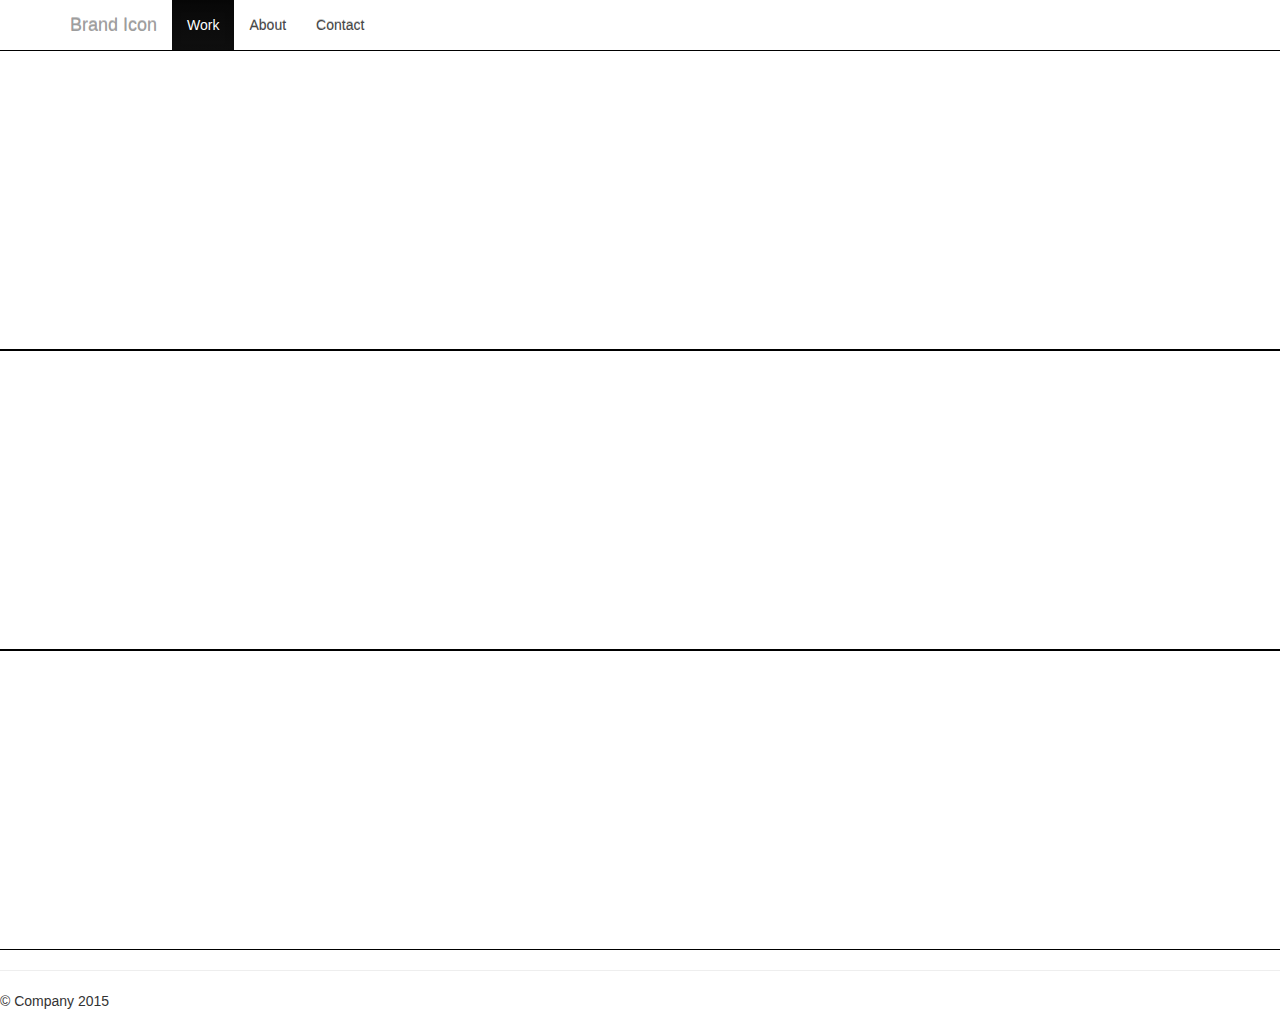
<file: html/pages/project1.html>
<head>
  <meta charset="utf-8">
  <meta http-equiv="X-UA-Compatible" content="IE=edge,chrome=1">
  <title></title>
  <meta name="description" content="">
  <meta name="viewport" content="width=device-width, initial-scale=1">
  <link rel="apple-touch-icon" href="apple-touch-icon.png">

  <link rel="stylesheet" href="../../css/bootstrap.min.css">
  <style>
    body {
    padding-top: 50px;
    padding-bottom: 20px;
    }
    section{
      height: 300px;
      border: 1px solid black;
    }
  </style>
  <link rel="stylesheet" href="../../css/bootstrap-theme.min.css">
  <link rel="stylesheet" href="../../css/main.css">

  <script src="../../js/vendor/modernizr-2.8.3-respond-1.4.2.min.js"></script>
</head>
<body>
  <!--[if lt IE 8]>
  <p class="browserupgrade">You are using an <strong>outdated</strong> browser. Please <a href="http://browsehappy.com/">upgrade your browser</a> to improve your experience.</p>
  <![endif]-->
  <!-- Menu -->
  <nav class="navbar navbar-inverse navbar-fixed-top" role="navigation">
    <div class="container">
      <div class="navbar-header">
        <button type="button" class="navbar-toggle collapsed" data-toggle="collapse" data-target="#navbar" aria-expanded="false" aria-controls="navbar">
          <span class="sr-only">Toggle navigation</span>
          <span class="icon-bar"></span>
          <span class="icon-bar"></span>
          <span class="icon-bar"></span>
        </button>
        <a class="navbar-brand" href="../../index.html">Brand Icon</a>
      </div>
      <div id="navbar" class="navbar-collapse collapse">
        <ul class="nav navbar-nav">
          <li class="active"><a href="../work.html">Work</a></li>
          <li><a href="../../index.html#about">About</a></li>
          <li><a href="../../index.html#contact">Contact</a></li>
        </ul>
      </div><!--/.navbar-collapse -->
    </div>
  </nav>
  <!-- End Menu -->

  <div class="container-fluid full-width">
    <div class="row">
      <section style="background-image: url(http://www.slopemedia.org/wp-content/uploads/2015/02/cats.jpg)" class="">
      </section>
      <section style="background-image: url(http://www.helpinghomelesscats.com/images/cat1.jpg)" class="">
      </section>
      <section style="background-image: url(http://www.nose2tail.co.uk/cat-matlock-derbyshire.jpg)" class="">
      </section>
    </div>

  </div>

  <hr>

  <footer>
    <p>&copy; Company 2015</p>
  </footer>
</div> <!-- /container -->        <script src="http://ajax.googleapis.com/ajax/libs/jquery/1.11.2/jquery.min.js"></script>
<script>window.jQuery || document.write('<script src="../../js/vendor/jquery-1.11.2.min.js"><\/script>')</script>

  <script src="../../js/vendor/bootstrap.min.js"></script>

  <script src="../../js/main.js"></script>
</body>
</html>
</file>
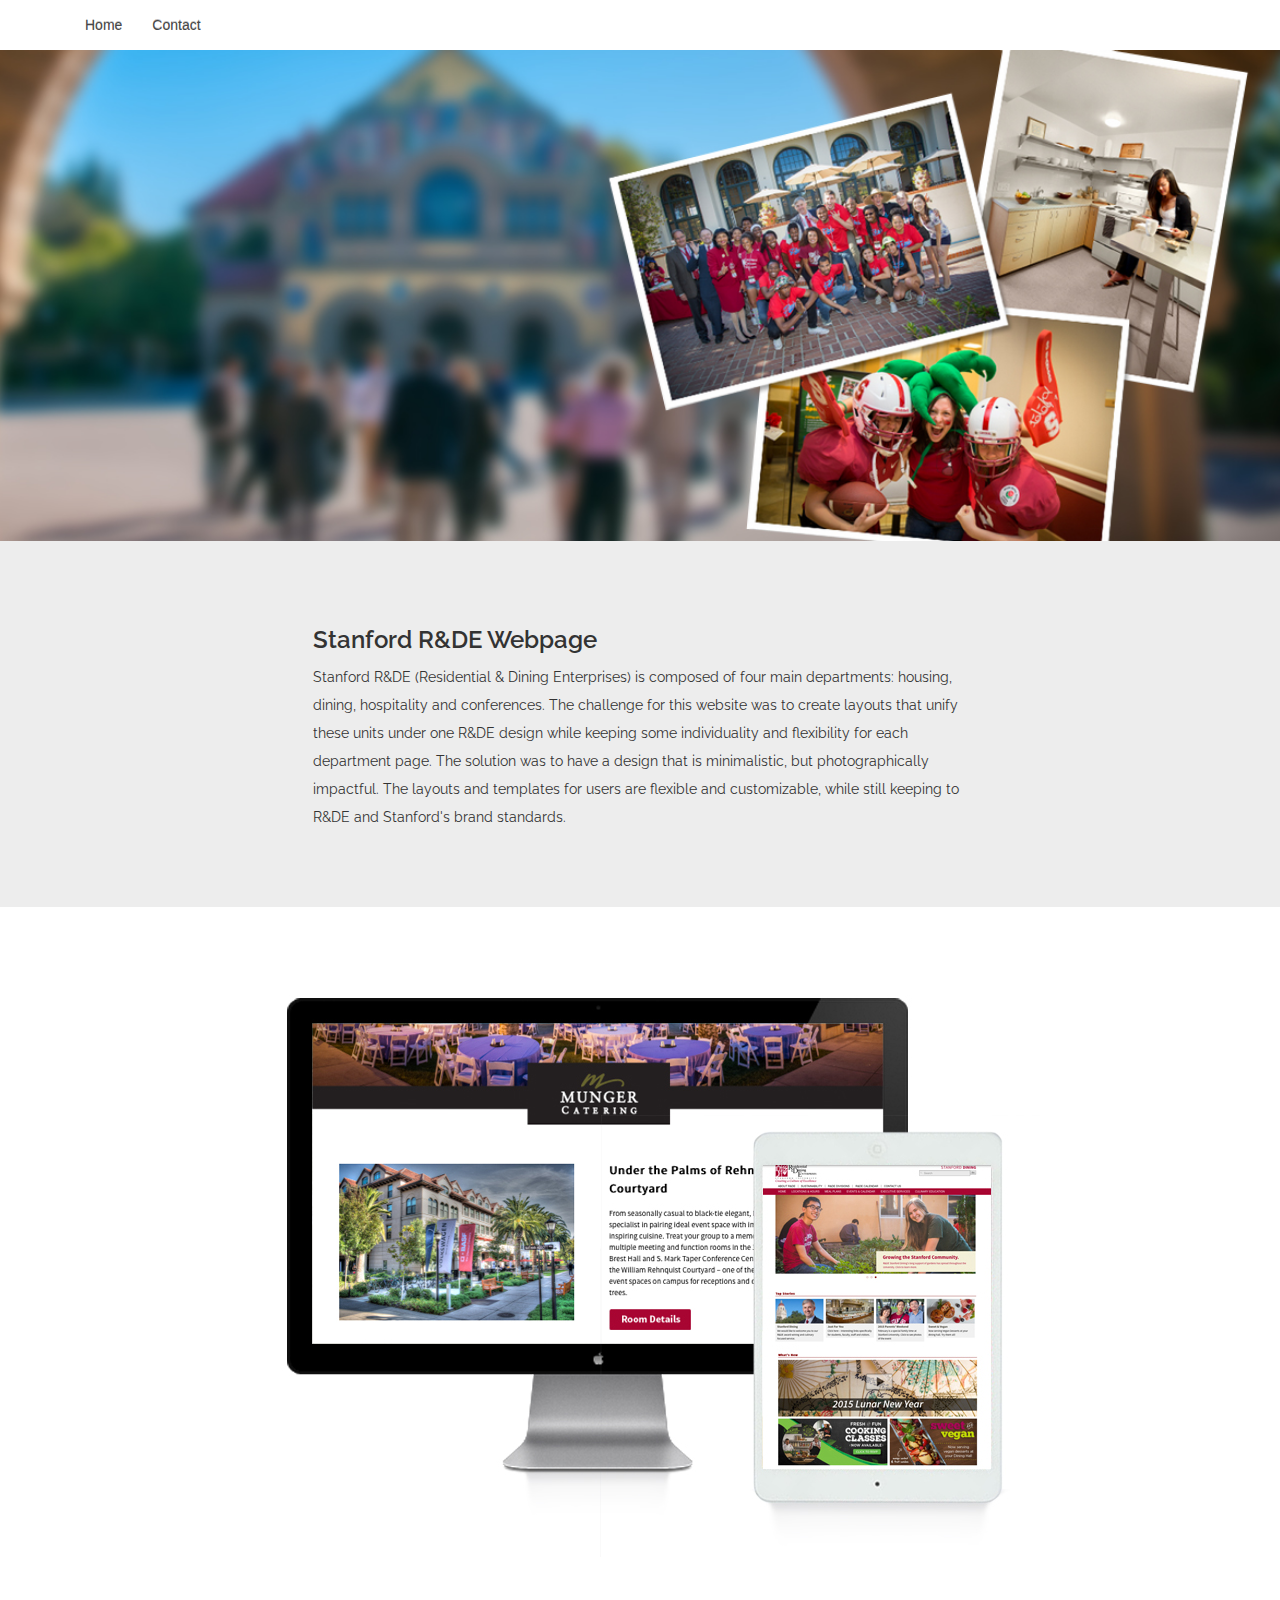
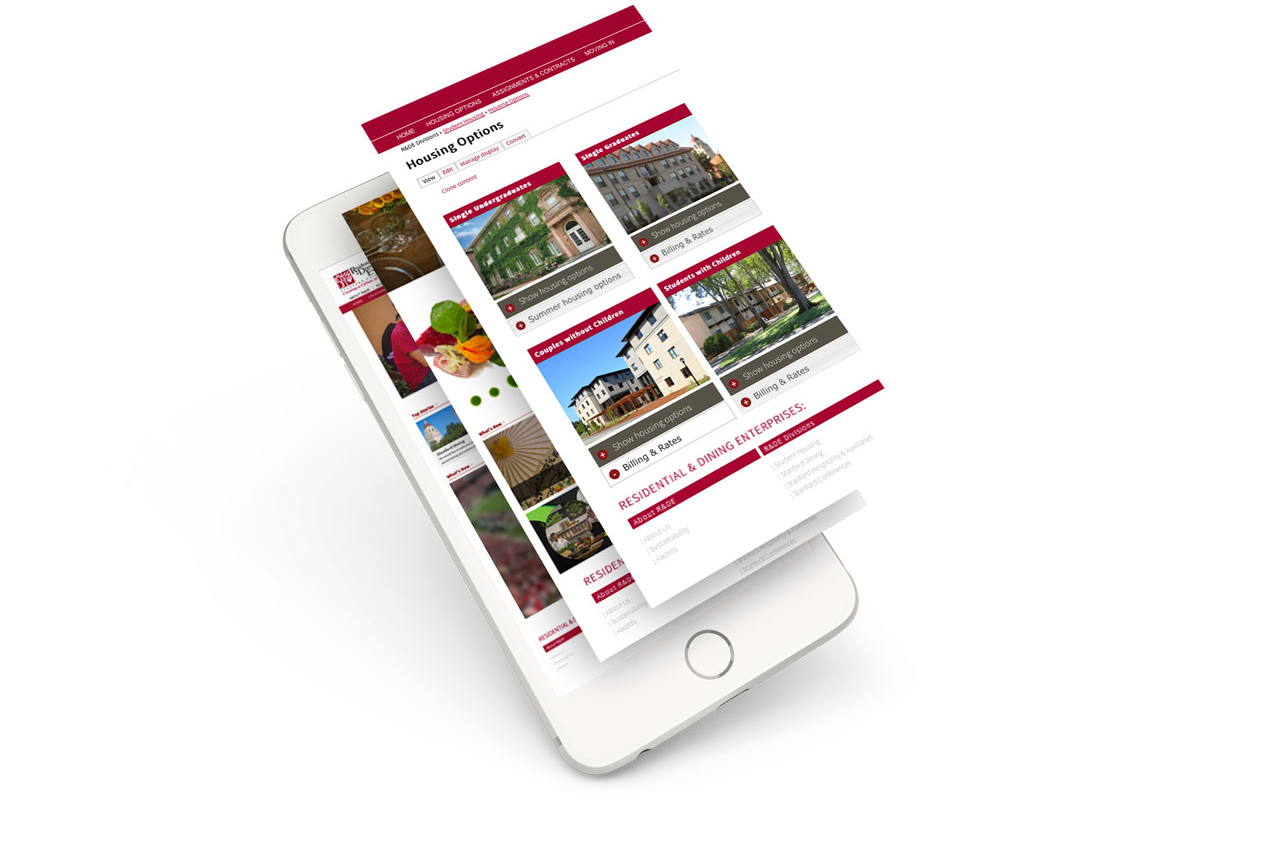
<file: html/pages/RDEWeb_project.html>
<!doctype html>
<html>
  <head>
    <meta charset="utf-8">
    <meta http-equiv="X-UA-Compatible" content="IE=edge,chrome=1">
    <title></title>
    <meta name="description" content="">
    <meta name="viewport" content="width=device-width, initial-scale=1">
    <link rel="apple-touch-icon" href="apple-touch-icon.png">

    <link rel="stylesheet" href="../../css/bootstrap.min.css">
    <style>
      body {
        padding-top: 50px;
        padding-bottom: 20px;
      }
      section{
        height: 300px;
        border: 1px solid black;
      }
    </style>
    <link rel="stylesheet" href="../../css/bootstrap-theme.min.css">
    <link href='http://fonts.googleapis.com/css?family=Raleway:400,100,200,300,500,600,700,800,900' rel='stylesheet' type='text/css'>
    <link rel="stylesheet" href="../../css/main.css">

    <script src="../../js/vendor/modernizr-2.8.3-respond-1.4.2.min.js"></script>
  </head>
  <body>
    <!--[if lt IE 8]>
    <p class="browserupgrade">You are using an <strong>outdated</strong> browser. Please <a href="http://browsehappy.com/">upgrade your browser</a> to improve your experience.</p>
    <![endif]-->
    <!-- Menu -->
    <nav class="navbar navbar-inverse navbar-fixed-top" role="navigation">
      <div class="container">
        <div class="navbar-header">
          <button type="button" class="navbar-toggle collapsed" data-toggle="collapse" data-target="#navbar" aria-expanded="false" aria-controls="navbar">
            <span class="sr-only">Toggle navigation</span>
            <span class="icon-bar"></span>
            <span class="icon-bar"></span>
            <span class="icon-bar"></span>
          </button>
        </div>
        <div id="navbar" class="navbar-collapse collapse">
          <ul class="nav navbar-nav">
            <li><a href="../../index.html#work">Home</a></li>
            <li><a href="../../index.html#contact">Contact</a></li>
          </ul>
        </div><!--/.navbar-collapse -->
      </div>
    </nav>
    <!-- End Menu -->

    <div class="container-fluid full-width">
      <div class="row">
        <div class="col">
          <img src="../../images/RDEWeb_work_header.jpg" alt="Front page of the Stanford Dining webpage" class="img-responsive full-width">
        </div>
      </div>
      <div class="row">
        <div class="col">
          <div class="projectText">
            <h3>Stanford R&DE Webpage</h3>
            <p>Stanford R&DE (Residential & Dining Enterprises) is composed of four main departments: housing, dining, hospitality and conferences. The challenge for this website was to create layouts that unify these units under one R&DE design while keeping some individuality and flexibility for each department page. The solution was to have a design that is minimalistic, but photographically impactful. The layouts and templates for users are flexible and customizable, while still keeping to R&DE and Stanford's brand standards. </p>
          </div>
        </div>
      </div>

      <div class="row">
        <div class="col">
          <img src="../../images/RDE-web-setup.jpg" alt="R&DE webpage mockups on desktop and Ipad" class="img-responsive centered">
        </div>
              <div class="row">
        <div class="col">
          <img src="../../images/rde_phone.jpg" alt="R&DE website inner pages" class="img-responsive centered">
        </div>
      </div>
      </div>
    </div>


  </div> <!-- /container -->        <script src="http://ajax.googleapis.com/ajax/libs/jquery/1.11.2/jquery.min.js"></script>
  <script>window.jQuery || document.write('<script src="../../js/vendor/jquery-1.11.2.min.js"><\/script>')</script>

    <script src="../../js/vendor/bootstrap.min.js"></script>

    <script src="../../js/main.js"></script>
  </body>
</html>
</file>
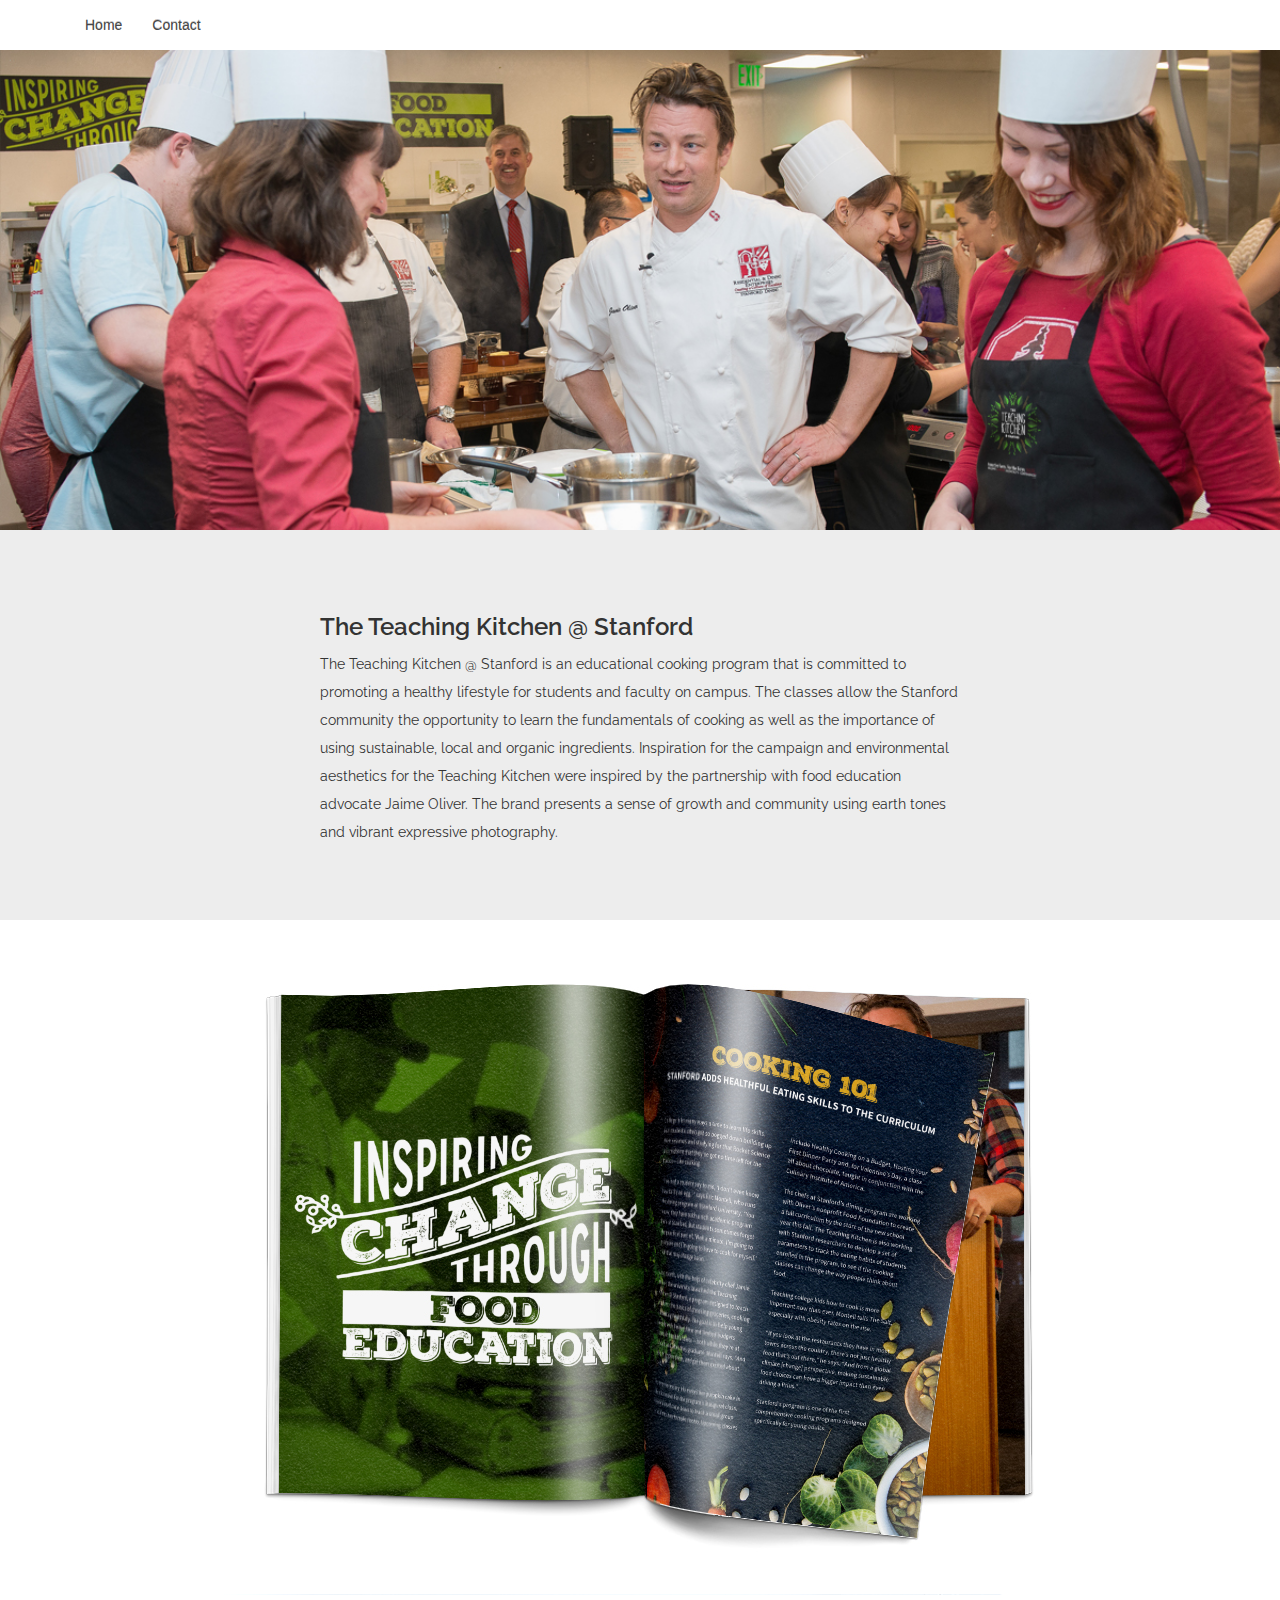
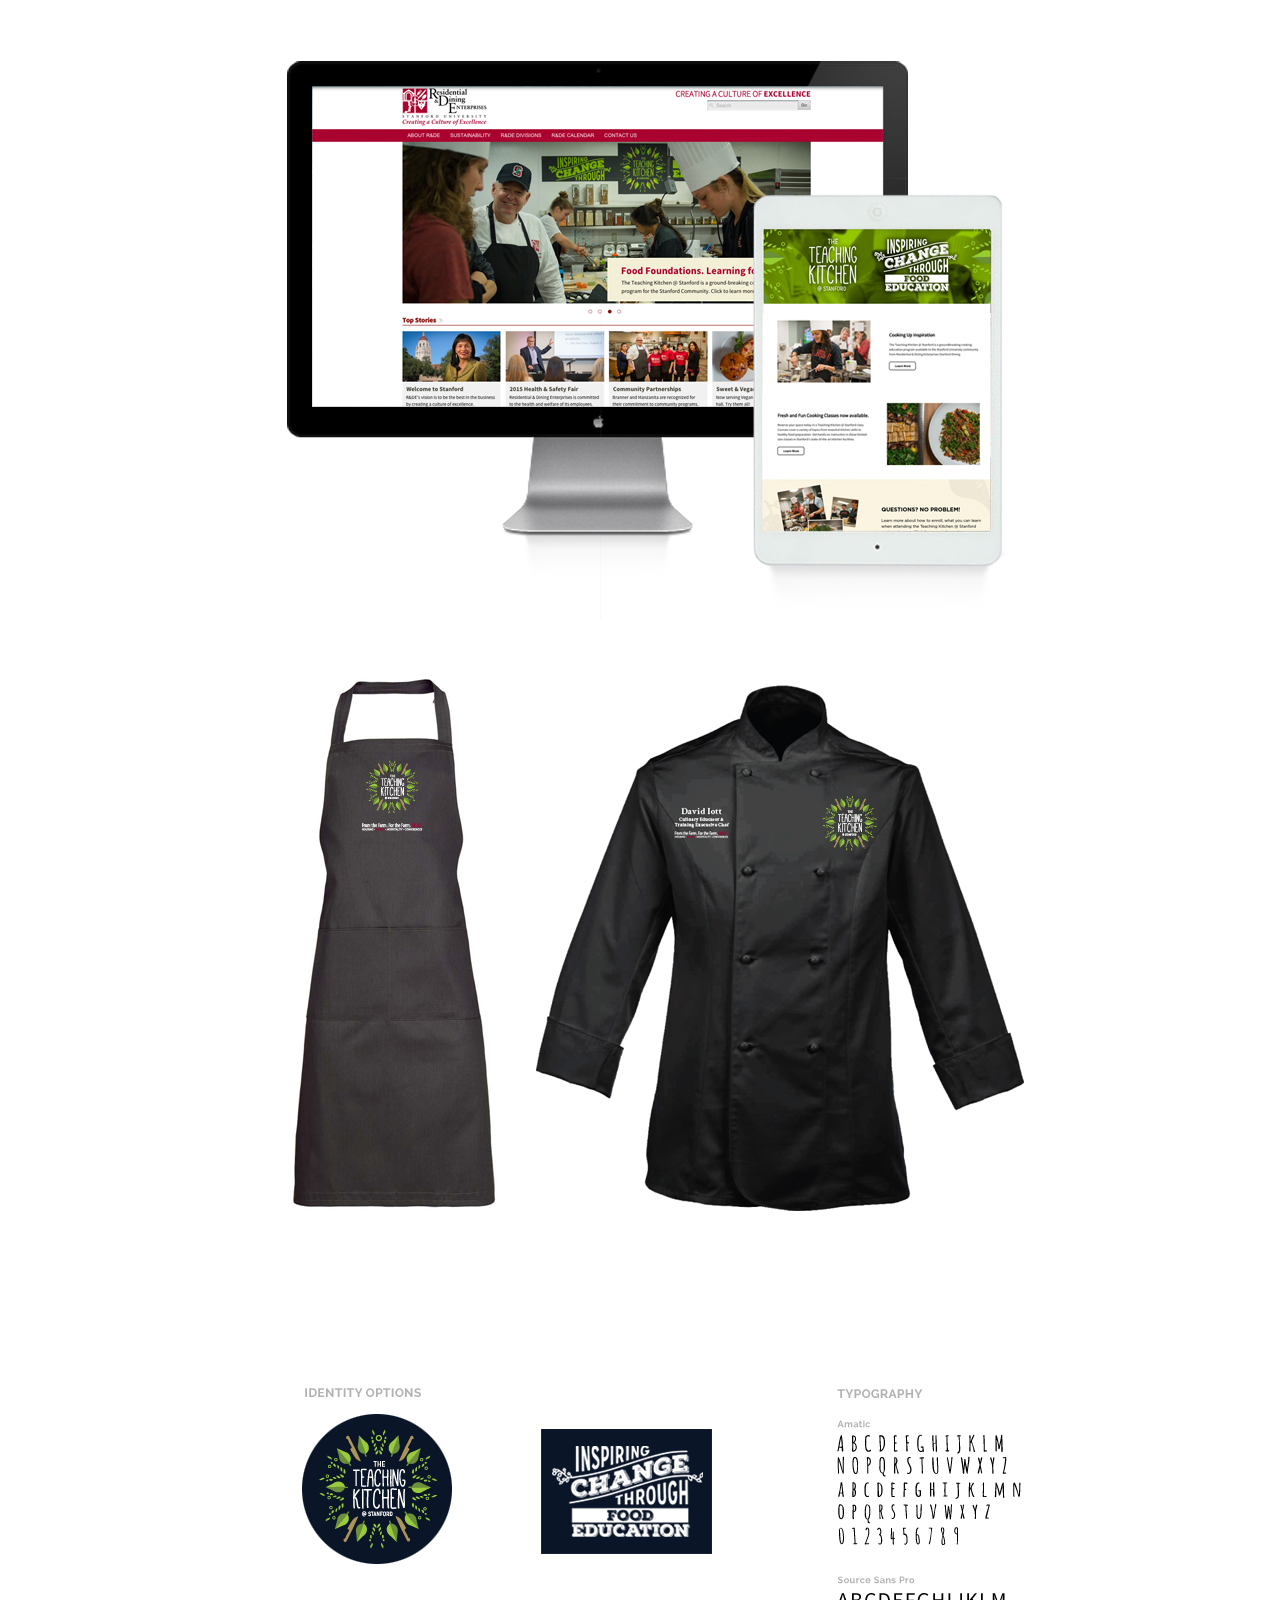
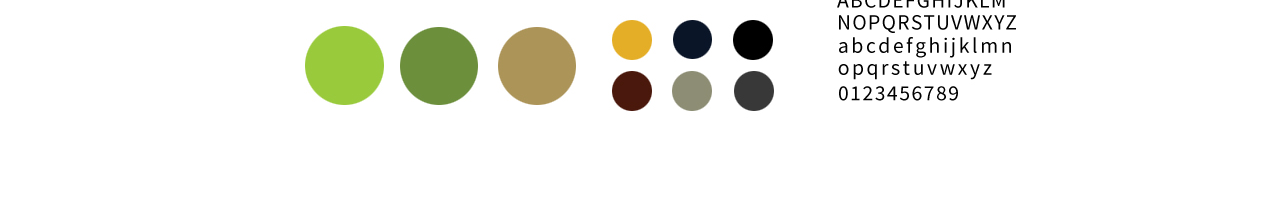
<file: html/pages/TK_project.html>
<!doctype html>
<html>
  <head>
    <meta charset="utf-8">
    <meta http-equiv="X-UA-Compatible" content="IE=edge,chrome=1">
    <title></title>
    <meta name="description" content="">
    <meta name="viewport" content="width=device-width, initial-scale=1">
    <link rel="apple-touch-icon" href="apple-touch-icon.png">

    <link rel="stylesheet" href="../../css/bootstrap.min.css">
    <style>
      body {
        padding-top: 50px;
        padding-bottom: 20px;
      }
      section{
        height: 300px;
        border: 1px solid black;
      }
    </style>
    <link rel="stylesheet" href="../../css/bootstrap-theme.min.css">
    <link href='http://fonts.googleapis.com/css?family=Raleway:400,100,200,300,500,600,700,800,900' rel='stylesheet' type='text/css'>
    <link rel="stylesheet" href="../../css/main.css">

    <script src="../../js/vendor/modernizr-2.8.3-respond-1.4.2.min.js"></script>
  </head>
  <body>
    <!--[if lt IE 8]>
    <p class="browserupgrade">You are using an <strong>outdated</strong> browser. Please <a href="http://browsehappy.com/">upgrade your browser</a> to improve your experience.</p>
    <![endif]-->
    <!-- Menu -->
    <nav class="navbar navbar-inverse navbar-fixed-top" role="navigation">
      <div class="container">
        <div class="navbar-header">
          <button type="button" class="navbar-toggle collapsed" data-toggle="collapse" data-target="#navbar" aria-expanded="false" aria-controls="navbar">
            <span class="sr-only">Toggle navigation</span>
            <span class="icon-bar"></span>
            <span class="icon-bar"></span>
            <span class="icon-bar"></span>
          </button>
        </div>
        <div id="navbar" class="navbar-collapse collapse">
          <ul class="nav navbar-nav">
            <li><a href="../../index.html#work">Home</a></li>
            <li><a href="../../index.html#contact">Contact</a></li>
          </ul>
        </div><!--/.navbar-collapse -->
      </div>
    </nav>
    <!-- End Menu -->

    <div class="container-fluid full-width">
      <div class="row">
        <div class="col col-xs-12">
          <img src="../../images/tk_work_header.jpg" alt="Teaching Kitchen chefs teaching class" class="img-responsive full-width centered">
        </div>
      </div>
      <div class="row">
        <div class="col col-xs-12">
          <div class="projectText">
            <h3>The Teaching Kitchen @ Stanford</h3>
            <p>The Teaching Kitchen @ Stanford is an educational cooking program that is committed to promoting a healthy lifestyle for students and faculty on campus. The classes allow the Stanford community the opportunity to learn the fundamentals of cooking as well as the importance of using sustainable, local and organic ingredients. Inspiration for the campaign and environmental aesthetics for the Teaching Kitchen were inspired by the partnership with food education advocate Jaime Oliver. The brand presents a sense of growth and community using earth tones and vibrant expressive photography. </p>
          </div>
        </div>
      </div>

      <div class="row">
        <div class="col col-xs-12">
          <img src="../../images/Magazine-MockUp.jpg" alt="Teaching Kitchen magazine" class="img-responsive centered">
        </div>
                  <div class="row">
            <div class="col col-xs-12">
              <img src="../../images/tk-web-setup.png" alt="Teaching Kitchen webpage" class="img-responsive centered">
            </div>
        <div class="row">
          <div class="col col-xs-12">
            <img src="../../images/TK_jacket_apron.jpg" alt="Teaching Kitchen apron and chef jacket" class="img-responsive centered">
          </div>
            <div class="row">
              <div class="col col-xs-12">
                <img src="../../images/TK-id.jpg" alt="Teaching Kitchen identity kit" class="img-responsive centered">
              </div>
            </div>
          </div>
        </div>


      </div> <!-- /container -->        <script src="http://ajax.googleapis.com/ajax/libs/jquery/1.11.2/jquery.min.js"></script>
      <script>window.jQuery || document.write('<script src="../../js/vendor/jquery-1.11.2.min.js"><\/script>')</script>

        <script src="../../js/vendor/bootstrap.min.js"></script>

        <script src="../../js/main.js"></script>
      </body>
    </html>
</file>
<file: css/main.css>
/* ==========================================================================
Author's custom styles
========================================================================== */
body{
  padding-bottom: 0px;
}

/* NAV */
.navbar{
  background-color: #ffffff;
  background-image: none;
  border: none;

}

.navbar-inverse .navbar-nav>li>a{
  color: #484848;
  font-size: 1em;
  font-weight: 400;
}
.navbar-inverse .navbar-nav>li>a:hover{
  color: #ddd;
    background-color: #484848;

}

.navbar-toggle{
  background-color: #F6F6F6;
  border: none;
}

.navbar-inverse .navbar-toggle .icon-bar{
  background-color: #ddd;
}

/* Main */
#theBarn h3, #theBarn p{
  color: #303030
}

@media all and (max-width: 600px) {
.brand-icon{
  height: 55px;
  width: 55px;
}

.carousel-caption h3{
    text-align: left;
    font-size: 1.25em;
    font-family: 'Raleway', sans-serif;
    font-weight: 500;
}

.carousel-caption p{
  display: none;
  text-align: left;
  font-size: .4em;
  font-family: 'Raleway', sans-serif;
  font-weight: 200;
  letter-spacing: 2px;
}

.carousel-caption{
  position: absolute;
  right: 50%;
  left: 19%;
  bottom: 24%;
}

.carousel-indicators{
  display: none;
  height: 0px;
  left: 25%;
  bottom: 10%;
}
}


@media all and (min-width: 600px) and (max-width: 900px) {
  .carousel-caption h3{
    text-align: left;
    font-size: 1.35em;
    font-family: 'Raleway', sans-serif;
    font-weight: 500;
}
.carousel-caption p{
  text-align: left;
  font-size: .85em;
  font-family: 'Raleway', sans-serif;
  font-weight: 100;
  letter-spacing: 2px;
}

.carousel-caption{
  position: absolute;
  right: 17%;
  left: 15%;
  bottom: 27%;
}

.carousel-indicators{
  left: 19%;
  bottom: 23%;
}
}

@media all and (min-width: 900px) and (max-width: 1200px) {
  .carousel-caption h3{
    text-align: left;
    font-size: 2.55em;
    font-family: 'Raleway', sans-serif;
    font-weight: 500;
}
.carousel-caption p{
  text-align: left;
  font-size: 1.35em;
  font-family: 'Raleway', sans-serif;
  font-weight: 100;
  letter-spacing: 2px;
}

.carousel-caption{
  position: absolute;
  right: 17%;
  left: 15%;
  bottom: 34%;
}

.carousel-indicators{
  left: 17%;
  bottom: 30%;
}
}

@media all and (min-width: 1200px) {
  .carousel-caption h3{
    text-align: left;
    font-size: 3.75em;
    font-family: 'Raleway', sans-serif;
    font-weight: 500;
}

.carousel-caption p{
  text-align: left;
  font-size: 1.55em;
  font-family: 'Raleway', sans-serif;
  font-weight: 100;
  letter-spacing: 2px;
}

.carousel-caption{
  position: absolute;
  right: 17%;
  left: 15%;
  bottom: 42%;
}

.carousel-indicators{
  left: 17%;
  bottom: 38%;
}
}

.navbar-nav{
  float: left;
}

.full-width{
  margin: 0 auto;
  padding-left: 0px;
  padding-right: 0px;
  margin-left: 0px;
  margin-right: 0px;
  width: 100%;
}

/* Index page */
.round{
  display: inline;
  border-radius: 100%;
}

ul.image-row {
  margin-bottom: 0px;
}

.image-row li{
  display: inline;
  list-style-type: none;
}


.bottom{
  margin-top: 50%;
}

.image-col li{
  color: #9a9a9a;
  font-size: 1.3em;
  list-style-type: none;
  margin: 2%;
}

.image-col i{
  margin-right: 2%;
}


.carousel-inner > .item > img,
.carousel-inner > .item > a > img {
  min-width: 100%;
}

#about{
  padding: 3% 2%;
  background-color: #f6f6f6;
}

.img-round{
  border-radius: 50%;
    width: 20%;
  height: 20%;
      margin-left: auto;
    margin-right: auto;
     display: block;
         margin-bottom: 5%;
}

.img-padding{
    margin-left: auto;
    margin-right: auto;

}

.about-text{
  font-family: 'Raleway', sans-serif;
  padding: 2% 10% 0% 4%;
  color: white;
  font-weight: 200;
}

.about-text h3{
  margin-bottom: 4px;
}

.about-text h4{
  margin-top: 0px;
  margin-bottom: 20px;
  font-weight: 200;
  font-style: italic;
}

.about-text p{
  line-height: 1.8em;
}

@media all and (min-width: 1500px) {
  .about-text h3{
    font-size: 2.5em;
}

.about-text h4{
  font-size: 1.8em;
}

.about-text p{
  font-size: 1.5em;
}
}

@media all and (max-width: 767px) {
  .about-text{
    text-align: center;
    padding: 0%;
}

.about-text p{
  line-height: 2em;
  padding: 1% 12%;
}

.img-padding{
  padding: 3% 0% 0% 0%;
}
}

#contact{
  background-color: #f1f1f1;
  font-family: 'Raleway', sans-serif;
}

#contactTitle{
  padding-top: 9%;
}

#contact h2{
  font-size: 1.8em;
  font-weight: 700;
  color: #05B5BA;
  margin-left: 3%;
}

#contactForm{
  padding: 1% 3%;
}


@media all and (min-width: 600px){
  #contact{
    padding: 0px 10% 0px 10%;
}
}

.form-control{
  background-color: #FFFFFF;
  border: none;
  border-radius: 0px;
  box-shadow: none;
  color: white;
  margin-bottom: 3.5%;
  font-weight: 400;
}

button{
  background-color: #8b8a8a;
  border: none;
  border-radius: 0px;
  box-shadow: none;
  color: white;
  margin-bottom: 3.5%;
  font-weight: 400;
}

.link{
  color: #9a9a9a;
}

.form-control::-webkit-input-placeholder { /* WebKit browsers */
  opacity: .8;
  color: #9a9a9a;
}

.form-control:-moz-placeholder { /* Mozilla Firefox 4 to 18 */
  opacity: .8;
  color: white;
}

.form-control::-moz-placeholder { /* Mozilla Firefox 19+ */
  opacity: .8;
  color: white;
}

.form-control:-ms-input-placeholder { /* Internet Explorer 10+ */
  opacity: .8;
  color: white;
}

.btn-default{
  background-image: none;
  text-shadow: none;
  background-color: #05B5BA;
  color: white;
  border: none;
  margin: 1% 0% 4% 0%;
}

.float-right{
  float: right;
}


/* Work Page */

#work{
  background-color: white;
  font-family: 'Raleway', sans-serif;
}

#workTitle{
  padding-top: 5%;
  padding-bottom: 5%;
  text-align: center;
  padding-right: 25%;
  padding-left: 25%;
  background-color: #f1f1f1;
}
#workTitle > p{
  margin-top: 10px;  
}

#workContainer{
  padding-bottom: 9%;
  padding-top: 9%;
}

#work h2{
  height: 4em;
  line-height: 1.3em;
  vertical-align: super;
  display: inline;
  margin: 5% 0% 5% 1%;
  font-weight: 600;
}

#work .fa-pencil-square{
  font-size: 4em;
  color: #05B5BA;
}

.work-thumbnail{
  padding: 2%;
}

img.center{
  margin: 0 auto;
}

.work-caption{
  text-align: center;
}

.work-dots{
  margin-top: 20px;
  margin-bottom: 10px;
}

.work-box{
  background-color: #FFF;
  margin: 3% 2%;
  border: 1px solid black;
  transition: background-color 0.5s ease;
}

.work-box:hover{
  cursor: pointer;
  background-color: #ddd;
  opacity: .9;
}

.work-caption h1{
  font-size: 1.45em;
  font-family: 'Raleway', sans-serif;
  font-weight: 600;
}

.work-caption p{
  font-size: .80em;
  font-family: 'Raleway', sans-serif;
  font-weight: 400;
  padding-left: 4%;
  padding-right: 4%;
}

/* Project Page*/
.headerProject{
  min-width: 100%;
}

@media all and (max-width: 600px) {
  .projectText{
    background-color: #ededed;
    font-family: 'Raleway', sans-serif;
    font-weight: 400;
    padding: 5% 15%;
}
}

@media all and (min-width: 600px) {
  .projectText{
    background-color: #ededed;
    font-family: 'Raleway', sans-serif;
    font-weight: 400;
    padding: 5% 25%;
}
}

.projectText h3{
  font-family: 'Raleway', sans-serif;
  font-weight: 600;
}

.projectText p {
  line-height: 200%;
}

.centered{
  margin: 0 auto;
}

.footer{
  display: inline-block;
  margin-bottom: 30%;
}
</file>
